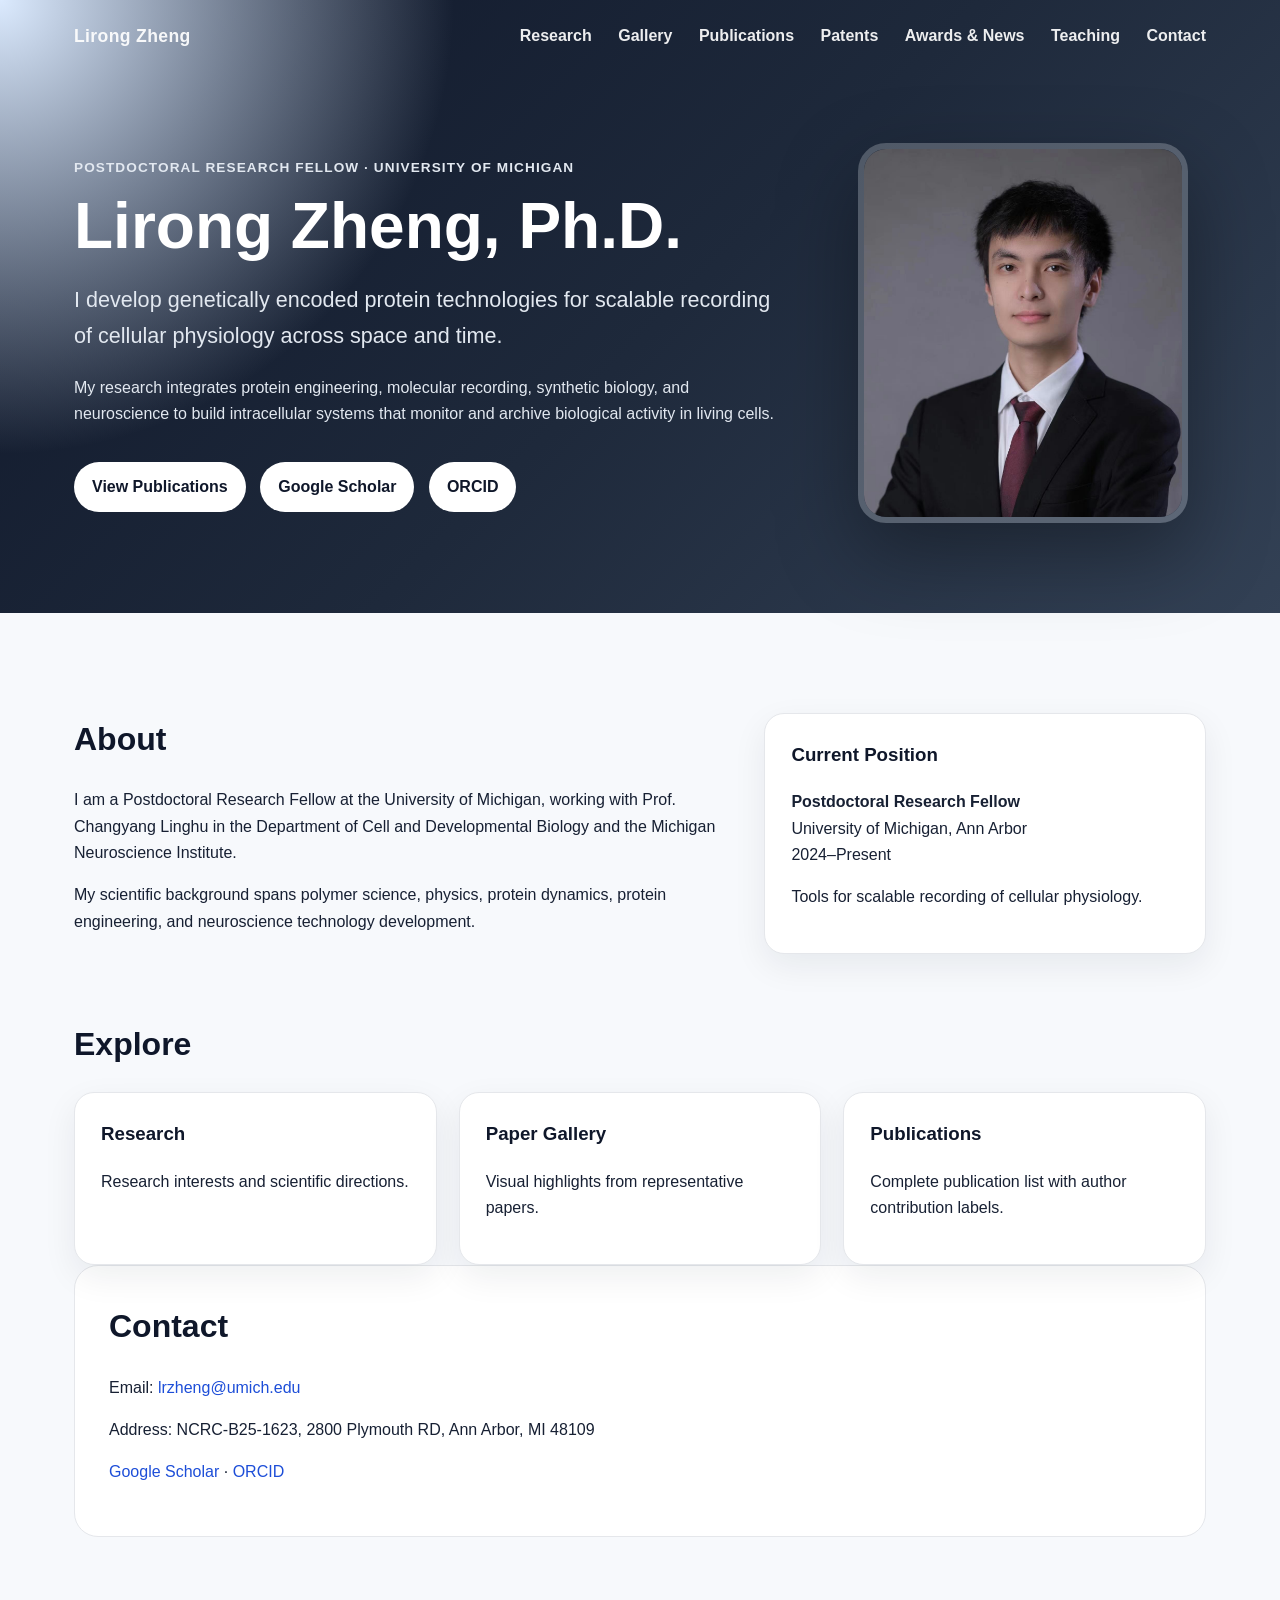
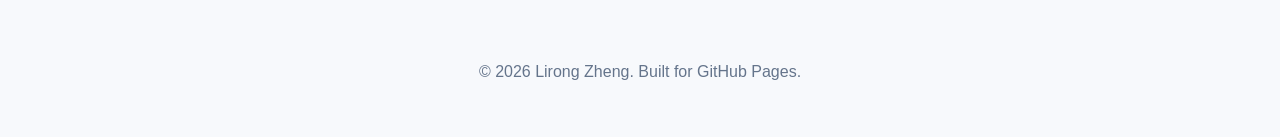
<file: index.html>
<!DOCTYPE html>
<html lang="en">
<head>
  <meta charset="UTF-8" />
  <meta name="viewport" content="width=device-width, initial-scale=1.0" />
  <title>Lirong Zheng | Academic Website</title>
  <link rel="stylesheet" href="style.css" />
</head>
<body>
<header class="site-header">
    <nav class="nav">
      <a class="brand" href="index.html">Lirong Zheng</a>
      <div>
        <a href="research.html">Research</a>
        <a href="gallery.html">Gallery</a>
        <a href="publications.html">Publications</a>
        <a href="patents.html">Patents</a>
        <a href="awards.html">Awards & News</a>
        <a href="teaching.html">Teaching</a>
        <a href="contact.html">Contact</a>
      </div>
    </nav>

    <section class="hero">
      <div class="hero-text">
        <p class="eyebrow">Postdoctoral Research Fellow · University of Michigan</p>
        <h1>Lirong Zheng, Ph.D.</h1>
        <p class="lead">
          I develop genetically encoded protein technologies for scalable recording of cellular physiology
          across space and time.
        </p>
        <p>
          My research integrates protein engineering, molecular recording, synthetic biology, and neuroscience
          to build intracellular systems that monitor and archive biological activity in living cells.
        </p>
        <div class="cta">
          <a href="publications.html">View Publications</a>
          <a href="https://scholar.google.com/citations?user=TdEQHXQAAAAJ&hl=en" target="_blank">Google Scholar</a>
          <a href="https://orcid.org/0000-0001-6803-5048" target="_blank">ORCID</a>
        </div>
      </div>
      <div class="portrait-wrap">
        <img src="assets/lirong-zheng.jpg" alt="Portrait of Lirong Zheng" class="portrait" />
      </div>
    </section>
  </header>


  <main>
    <section id="about" class="section two-col">
      <div>
        <h2>About</h2>
        <p>
          I am a Postdoctoral Research Fellow at the University of Michigan, working with Prof. Changyang Linghu
          in the Department of Cell and Developmental Biology and the Michigan Neuroscience Institute.
        </p>
        <p>
          My scientific background spans polymer science, physics, protein dynamics, protein engineering,
          and neuroscience technology development.
        </p>
      </div>
      <div class="card">
        <h3>Current Position</h3>
        <p><strong>Postdoctoral Research Fellow</strong><br>University of Michigan, Ann Arbor<br>2024–Present</p>
        <p>Tools for scalable recording of cellular physiology.</p>
      </div>
    </section>
    <section class="section">
      <h2>Explore</h2>
      <div class="grid">
        <a class="card page-card" href="research.html"><h3>Research</h3><p>Research interests and scientific directions.</p></a>
        <a class="card page-card" href="gallery.html"><h3>Paper Gallery</h3><p>Visual highlights from representative papers.</p></a>
        <a class="card page-card" href="publications.html"><h3>Publications</h3><p>Complete publication list with author contribution labels.</p></a>
      </div>
    </section>
    <section id="contact" class="section contact">
      <h2>Contact</h2>
      <p>Email: <a href="mailto:lrzheng@umich.edu">lrzheng@umich.edu</a></p>
      <p>Address: NCRC-B25-1623, 2800 Plymouth RD, Ann Arbor, MI 48109</p>
      <p>
        <a href="https://scholar.google.com/citations?user=TdEQHXQAAAAJ&hl=en" target="_blank">Google Scholar</a> ·
        <a href="https://orcid.org/0000-0001-6803-5048" target="_blank">ORCID</a>
      </p>
    </section>
  </main>

  <footer>
    <p>© 2026 Lirong Zheng. Built for GitHub Pages.</p>
  </footer>
</body>
</html>
</file>
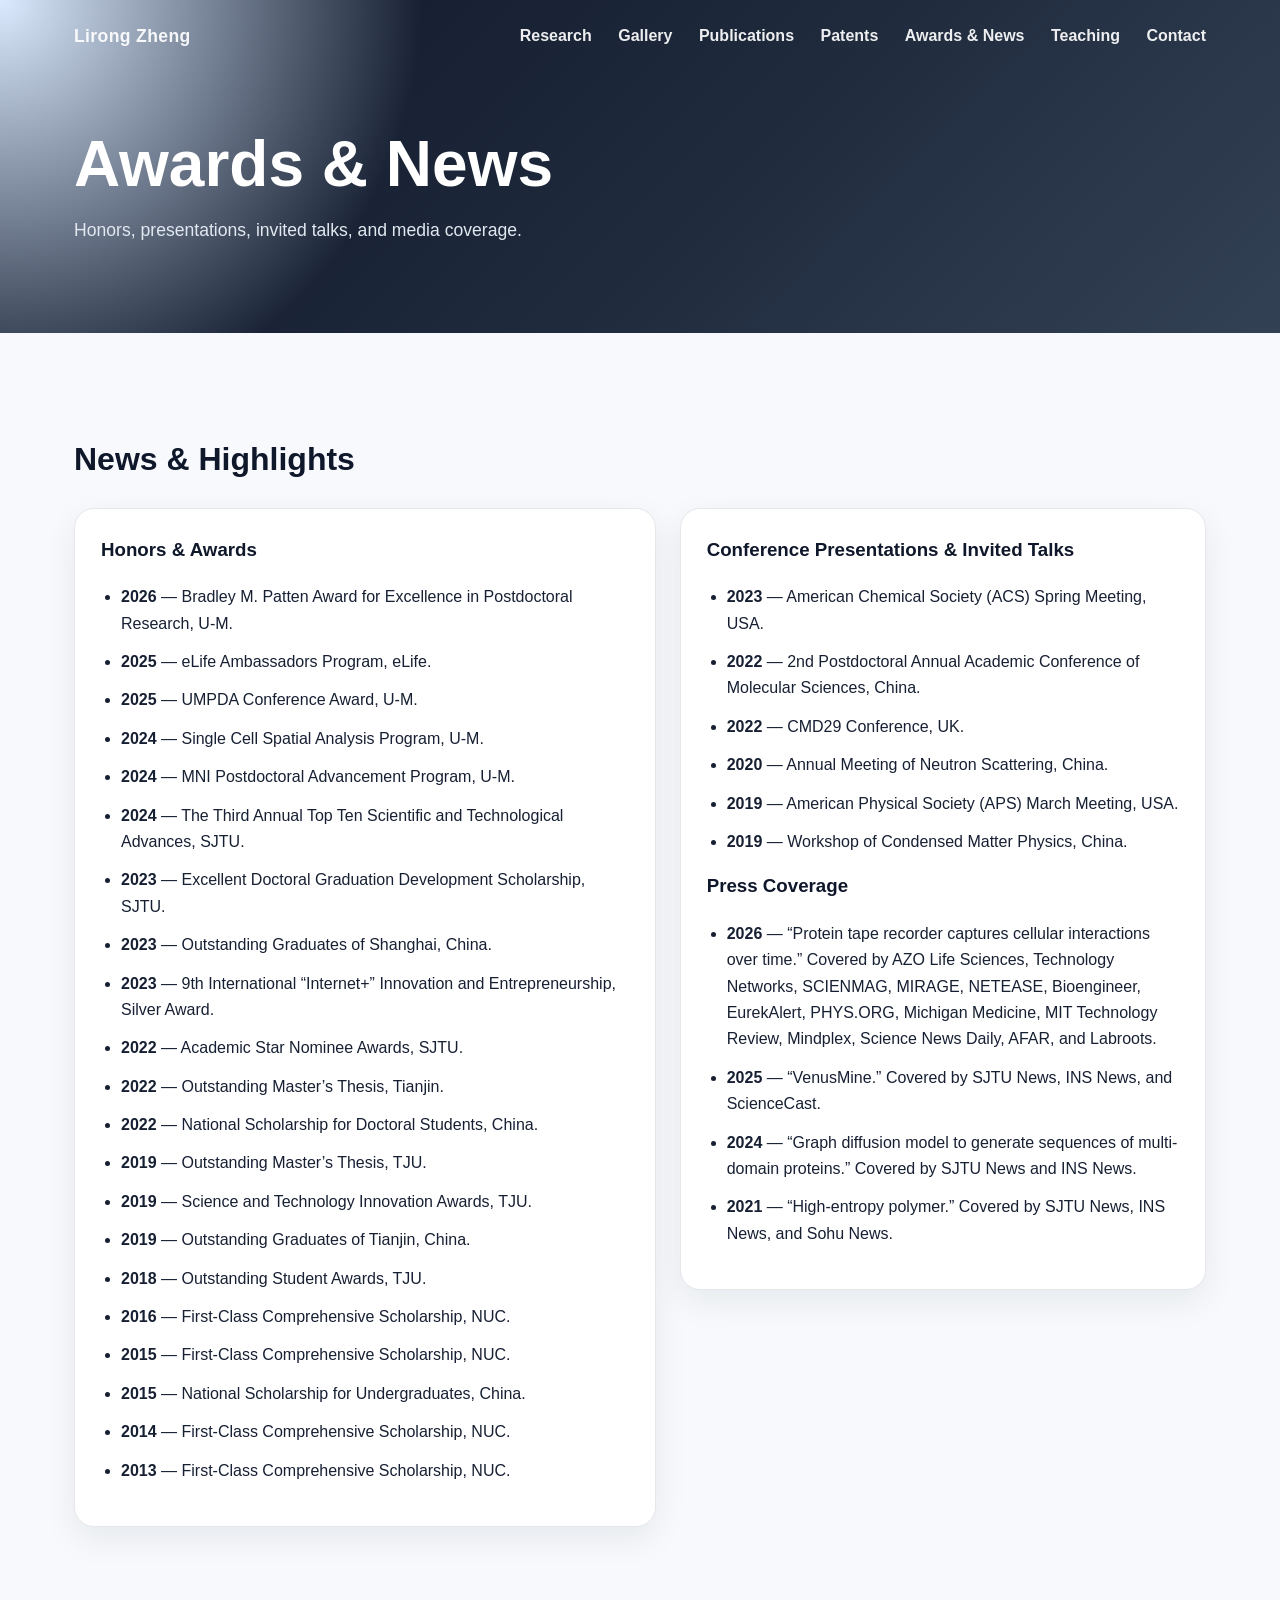
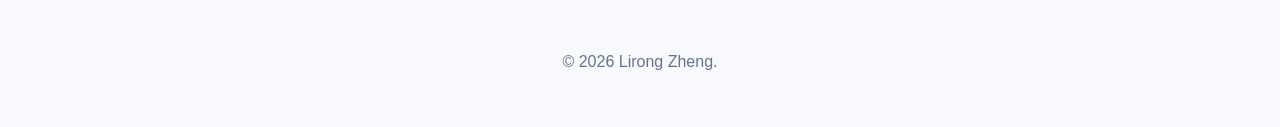
<file: awards.html>
<!DOCTYPE html>
<html lang="en">
<head>
  <meta charset="UTF-8" />
  <meta name="viewport" content="width=device-width, initial-scale=1.0" />
  <title>Awards & News | Lirong Zheng</title>
  <link rel="stylesheet" href="style.css" />
</head>
<body>
  <header class="sub-header">
    <nav class="nav">
      <a class="brand" href="index.html">Lirong Zheng</a>
      <div>
        <a href="research.html">Research</a>
        <a href="gallery.html">Gallery</a>
        <a href="publications.html">Publications</a>
        <a href="patents.html">Patents</a>
        <a href="awards.html">Awards & News</a>
        <a href="teaching.html">Teaching</a>
        <a href="contact.html">Contact</a>
      </div>
    </nav>
    <div class="page-title">
      <h1>Awards & News</h1>
      <p>Honors, presentations, invited talks, and media coverage.</p>
    </div>
  </header>

  <main>
    <section id="news" class="section">
      <h2>News & Highlights</h2>

      <div class="news-grid">
        <div class="card">
          <h3>Honors & Awards</h3>
          <ul class="clean-list">
            <li><strong>2026</strong> — Bradley M. Patten Award for Excellence in Postdoctoral Research, U-M.</li>
            <li><strong>2025</strong> — eLife Ambassadors Program, eLife.</li>
            <li><strong>2025</strong> — UMPDA Conference Award, U-M.</li>
            <li><strong>2024</strong> — Single Cell Spatial Analysis Program, U-M.</li>
            <li><strong>2024</strong> — MNI Postdoctoral Advancement Program, U-M.</li>
            <li><strong>2024</strong> — The Third Annual Top Ten Scientific and Technological Advances, SJTU.</li>
            <li><strong>2023</strong> — Excellent Doctoral Graduation Development Scholarship, SJTU.</li>
            <li><strong>2023</strong> — Outstanding Graduates of Shanghai, China.</li>
            <li><strong>2023</strong> — 9th International “Internet+” Innovation and Entrepreneurship, Silver Award.</li>
            <li><strong>2022</strong> — Academic Star Nominee Awards, SJTU.</li>
            <li><strong>2022</strong> — Outstanding Master’s Thesis, Tianjin.</li>
            <li><strong>2022</strong> — National Scholarship for Doctoral Students, China.</li>
            <li><strong>2019</strong> — Outstanding Master’s Thesis, TJU.</li>
            <li><strong>2019</strong> — Science and Technology Innovation Awards, TJU.</li>
            <li><strong>2019</strong> — Outstanding Graduates of Tianjin, China.</li>
            <li><strong>2018</strong> — Outstanding Student Awards, TJU.</li>
            <li><strong>2016</strong> — First-Class Comprehensive Scholarship, NUC.</li>
            <li><strong>2015</strong> — First-Class Comprehensive Scholarship, NUC.</li>
            <li><strong>2015</strong> — National Scholarship for Undergraduates, China.</li>
            <li><strong>2014</strong> — First-Class Comprehensive Scholarship, NUC.</li>
            <li><strong>2013</strong> — First-Class Comprehensive Scholarship, NUC.</li>
          </ul>
        </div>

        <div class="card">
          <h3>Conference Presentations & Invited Talks</h3>
          <ul class="clean-list">
            <li><strong>2023</strong> — American Chemical Society (ACS) Spring Meeting, USA.</li>
            <li><strong>2022</strong> — 2nd Postdoctoral Annual Academic Conference of Molecular Sciences, China.</li>
            <li><strong>2022</strong> — CMD29 Conference, UK.</li>
            <li><strong>2020</strong> — Annual Meeting of Neutron Scattering, China.</li>
            <li><strong>2019</strong> — American Physical Society (APS) March Meeting, USA.</li>
            <li><strong>2019</strong> — Workshop of Condensed Matter Physics, China.</li>
          </ul>

          <h3>Press Coverage</h3>
          <ul class="clean-list">
            <li><strong>2026</strong> — “Protein tape recorder captures cellular interactions over time.” Covered by AZO Life Sciences, Technology Networks, SCIENMAG, MIRAGE, NETEASE, Bioengineer, EurekAlert, PHYS.ORG, Michigan Medicine, MIT Technology Review, Mindplex, Science News Daily, AFAR, and Labroots.</li>
            <li><strong>2025</strong> — “VenusMine.” Covered by SJTU News, INS News, and ScienceCast.</li>
            <li><strong>2024</strong> — “Graph diffusion model to generate sequences of multi-domain proteins.” Covered by SJTU News and INS News.</li>
            <li><strong>2021</strong> — “High-entropy polymer.” Covered by SJTU News, INS News, and Sohu News.</li>
          </ul>
        </div>
      </div>
    </section>
  </main>

  <footer>
    <p>© 2026 Lirong Zheng.</p>
  </footer>
</body>
</html>
</file>
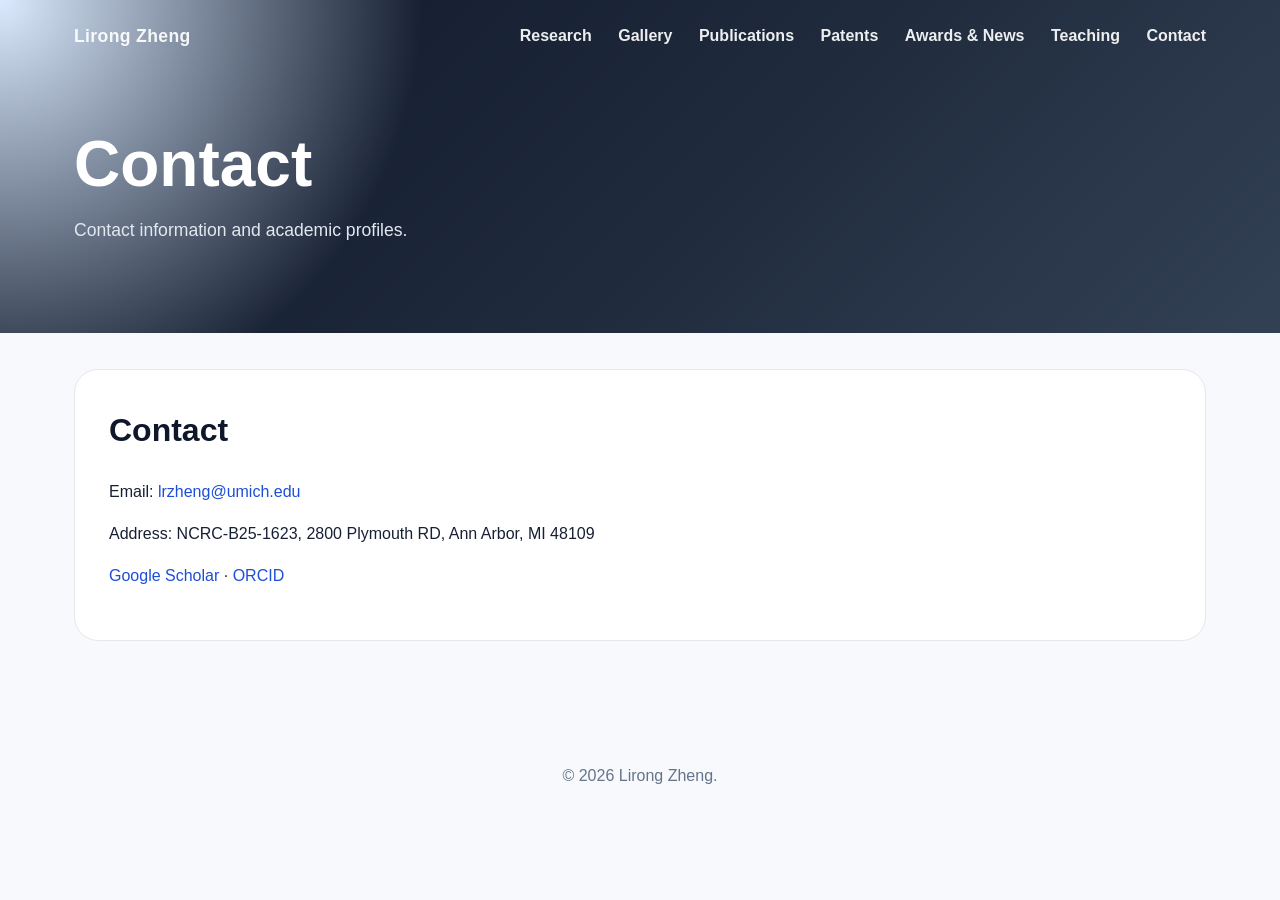
<file: contact.html>
<!DOCTYPE html>
<html lang="en">
<head>
  <meta charset="UTF-8" />
  <meta name="viewport" content="width=device-width, initial-scale=1.0" />
  <title>Contact | Lirong Zheng</title>
  <link rel="stylesheet" href="style.css" />
</head>
<body>
  <header class="sub-header">
    <nav class="nav">
      <a class="brand" href="index.html">Lirong Zheng</a>
      <div>
        <a href="research.html">Research</a>
        <a href="gallery.html">Gallery</a>
        <a href="publications.html">Publications</a>
        <a href="patents.html">Patents</a>
        <a href="awards.html">Awards & News</a>
        <a href="teaching.html">Teaching</a>
        <a href="contact.html">Contact</a>
      </div>
    </nav>
    <div class="page-title">
      <h1>Contact</h1>
      <p>Contact information and academic profiles.</p>
    </div>
  </header>

  <main>
    <section id="contact" class="section contact">
      <h2>Contact</h2>
      <p>Email: <a href="mailto:lrzheng@umich.edu">lrzheng@umich.edu</a></p>
      <p>Address: NCRC-B25-1623, 2800 Plymouth RD, Ann Arbor, MI 48109</p>
      <p>
        <a href="https://scholar.google.com/citations?user=TdEQHXQAAAAJ&hl=en" target="_blank">Google Scholar</a> ·
        <a href="https://orcid.org/0000-0001-6803-5048" target="_blank">ORCID</a>
      </p>
    </section>
  </main>

  <footer>
    <p>© 2026 Lirong Zheng.</p>
  </footer>
</body>
</html>
</file>
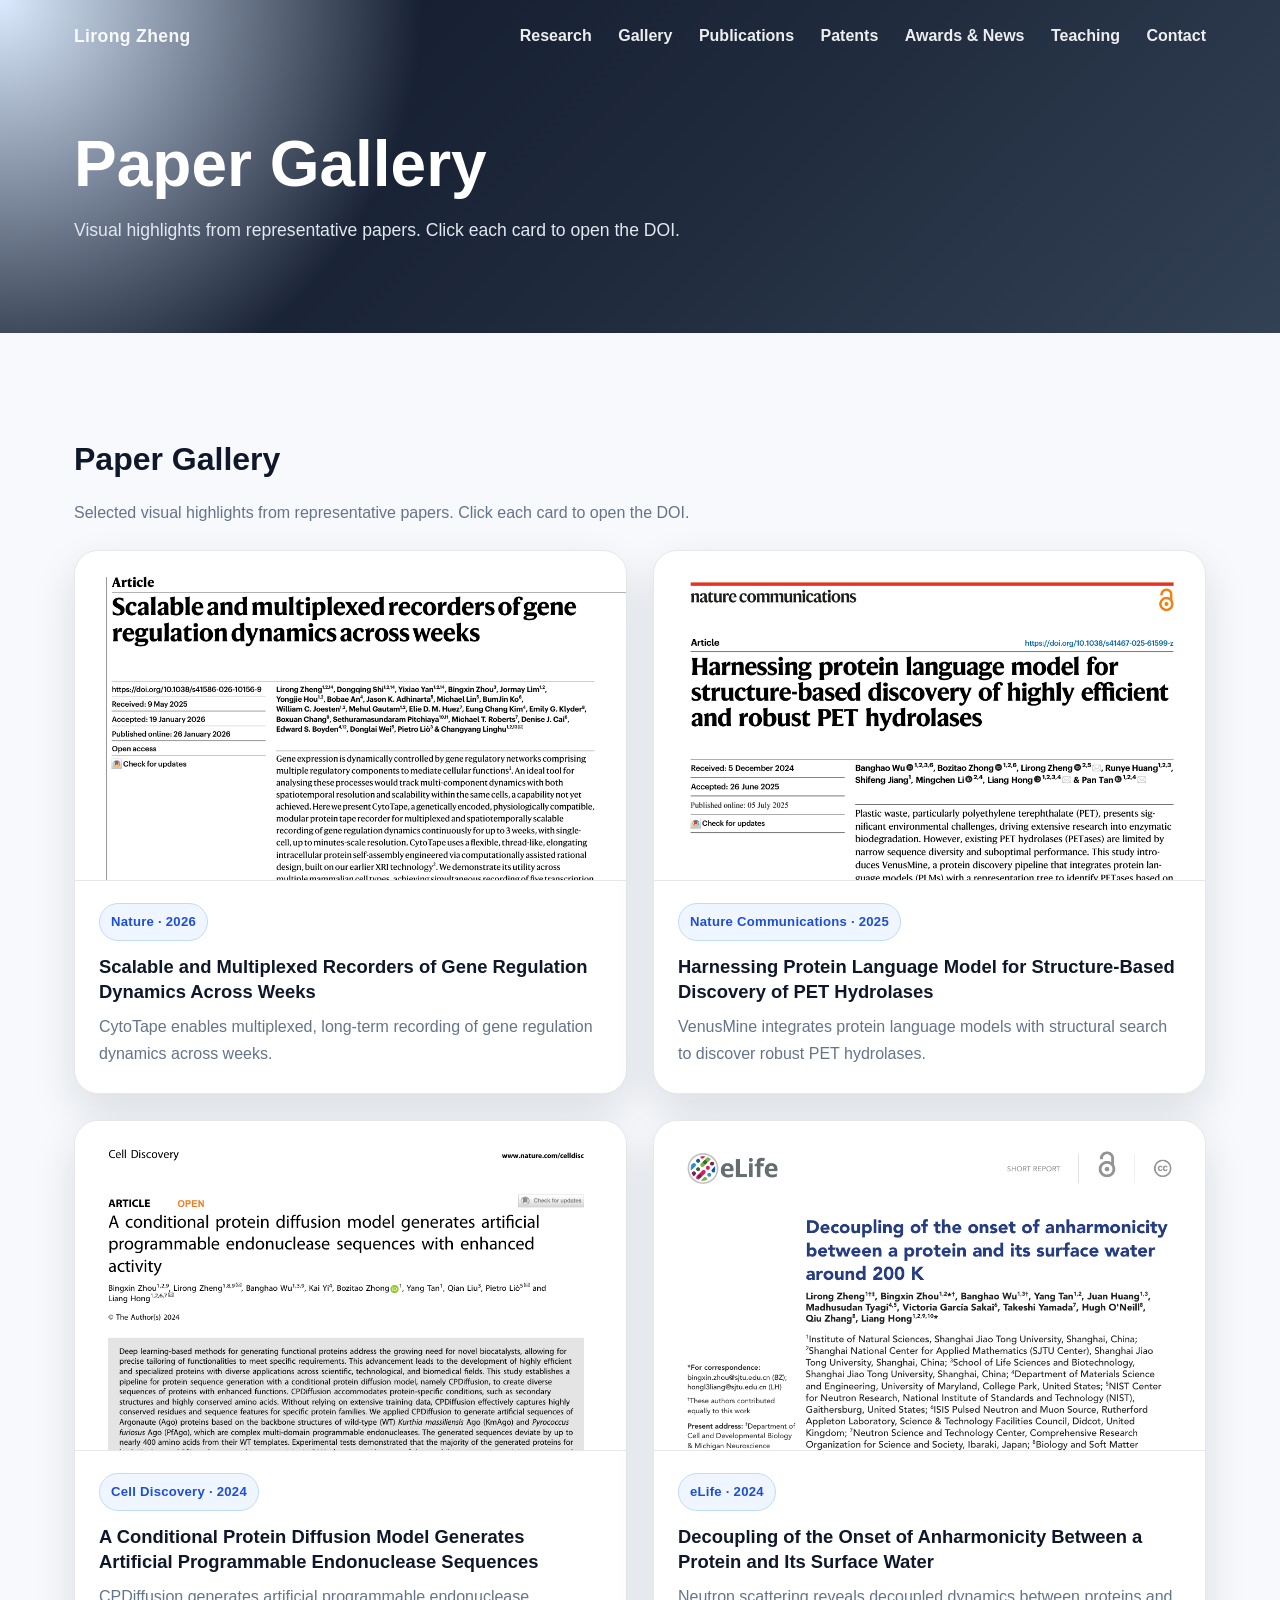
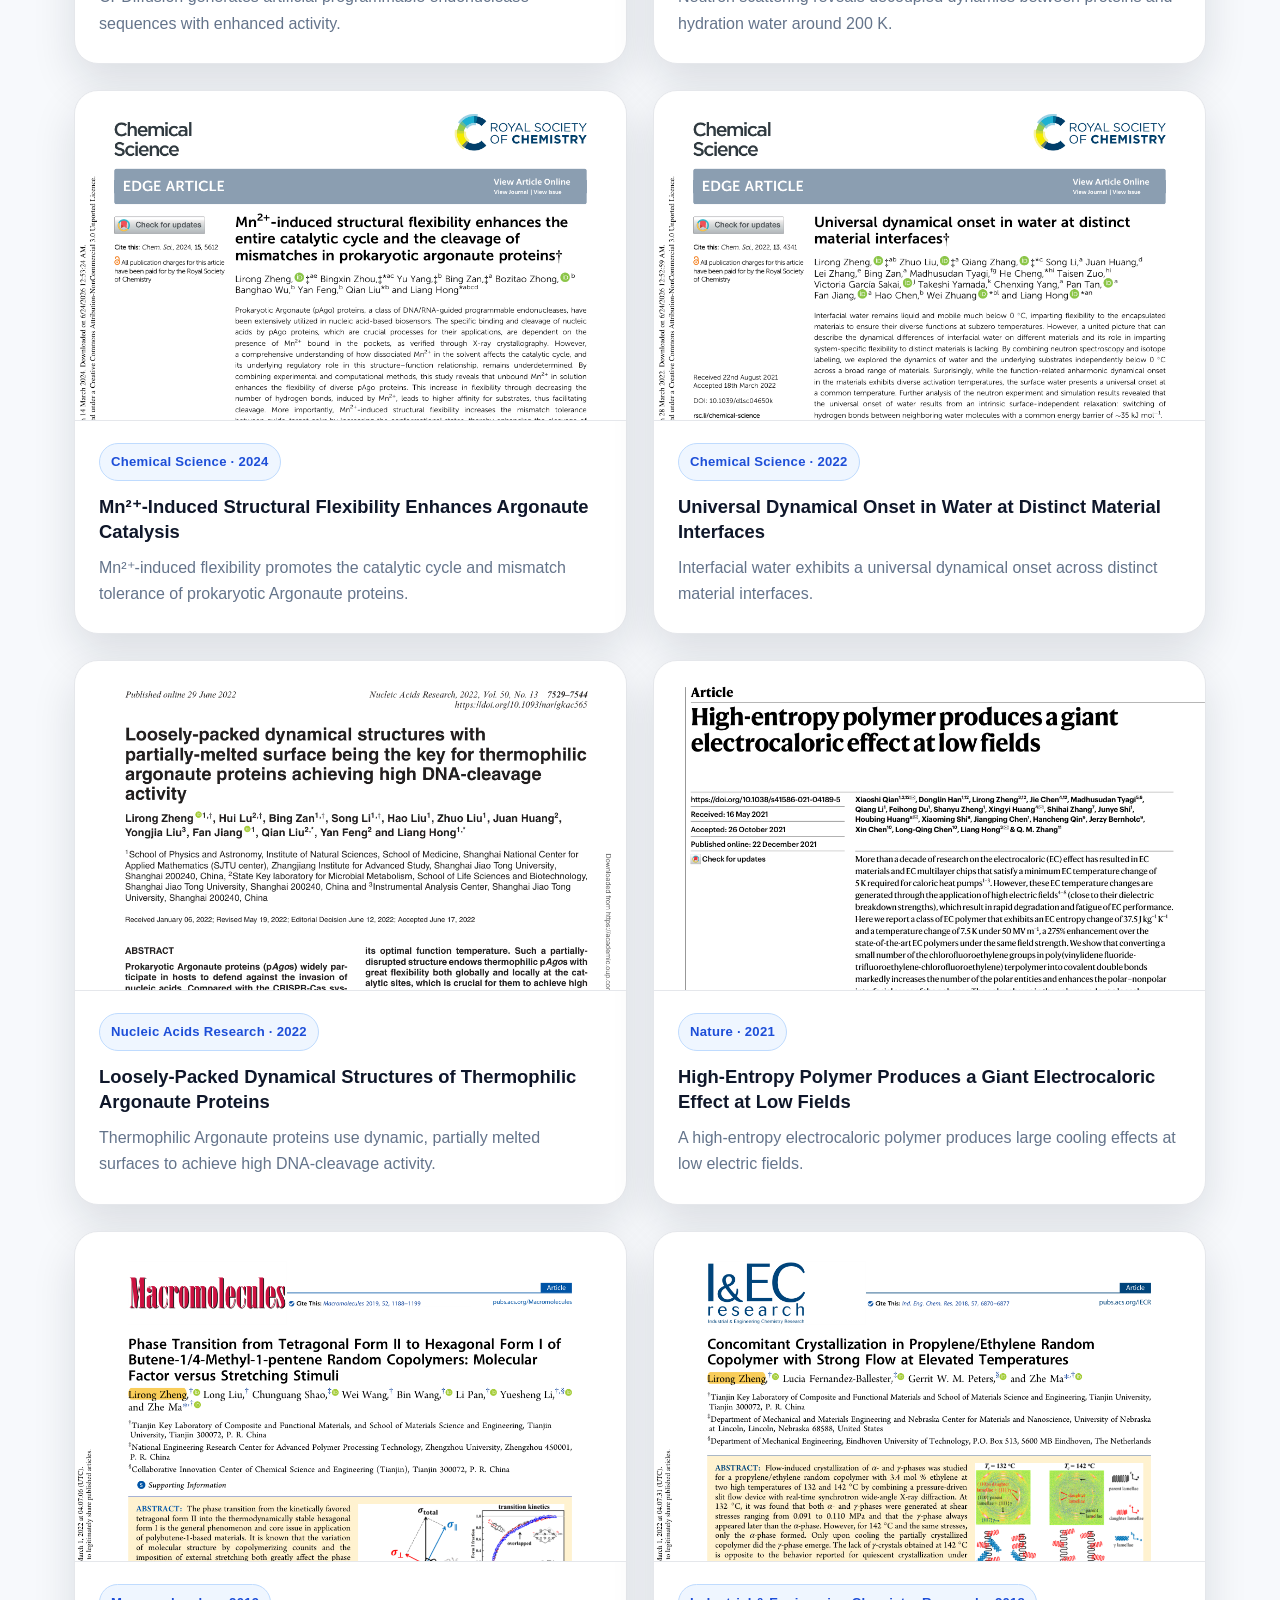
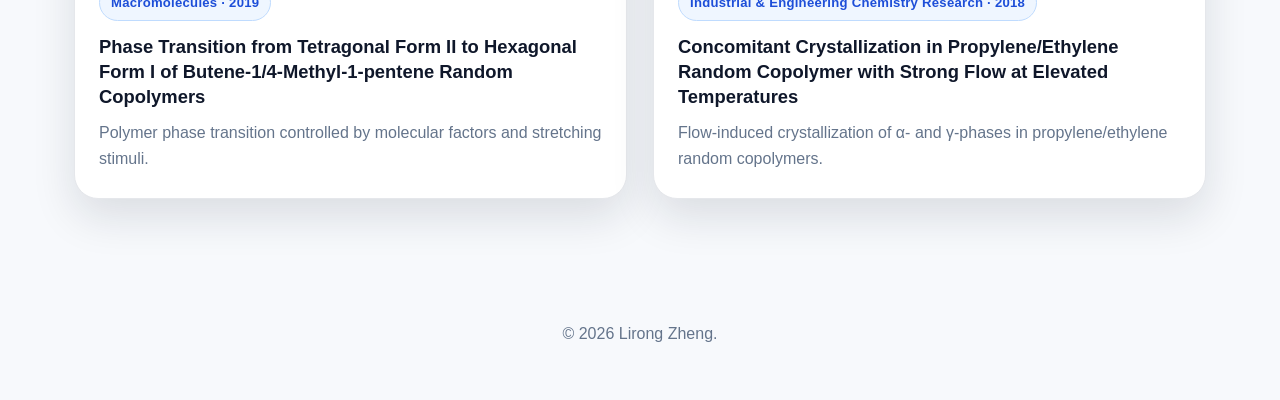
<file: gallery.html>
<!DOCTYPE html>
<html lang="en">
<head>
  <meta charset="UTF-8" />
  <meta name="viewport" content="width=device-width, initial-scale=1.0" />
  <title>Paper Gallery | Lirong Zheng</title>
  <link rel="stylesheet" href="style.css" />
</head>
<body>
  <header class="sub-header">
    <nav class="nav">
      <a class="brand" href="index.html">Lirong Zheng</a>
      <div>
        <a href="research.html">Research</a>
        <a href="gallery.html">Gallery</a>
        <a href="publications.html">Publications</a>
        <a href="patents.html">Patents</a>
        <a href="awards.html">Awards & News</a>
        <a href="teaching.html">Teaching</a>
        <a href="contact.html">Contact</a>
      </div>
    </nav>
    <div class="page-title">
      <h1>Paper Gallery</h1>
      <p>Visual highlights from representative papers. Click each card to open the DOI.</p>
    </div>
  </header>

  <main>

    <section id="gallery" class="section">
      <h2>Paper Gallery</h2>
      <p class="section-intro">
        Selected visual highlights from representative papers. Click each card to open the DOI.
      </p>

      <div class="visual-paper-gallery">
        
        <a class="visual-paper-card" href="https://doi.org/10.1038/s41586-026-10156-9" target="_blank" rel="noopener">
          <div class="visual-thumb">
            <img src="assets/paper-gallery/cytotape.png" alt="Scalable and Multiplexed Recorders of Gene Regulation Dynamics Across Weeks" />
            <div class="paper-hover">
              <span>Nature · 2026</span>
              <strong>Co-first author</strong>
              <em>Click to open DOI</em>
            </div>
          </div>
          <div class="visual-paper-body">
            <div class="paper-tag">Nature · 2026</div>
            <h3>Scalable and Multiplexed Recorders of Gene Regulation Dynamics Across Weeks</h3>
            <p>CytoTape enables multiplexed, long-term recording of gene regulation dynamics across weeks.</p>
          </div>
        </a>

        <a class="visual-paper-card" href="https://doi.org/10.1038/s41467-025-61599-z" target="_blank" rel="noopener">
          <div class="visual-thumb">
            <img src="assets/paper-gallery/venusmine.png" alt="Harnessing Protein Language Model for Structure-Based Discovery of PET Hydrolases" />
            <div class="paper-hover">
              <span>Nature Communications · 2025</span>
              <strong>Co-corresponding author</strong>
              <em>Click to open DOI</em>
            </div>
          </div>
          <div class="visual-paper-body">
            <div class="paper-tag">Nature Communications · 2025</div>
            <h3>Harnessing Protein Language Model for Structure-Based Discovery of PET Hydrolases</h3>
            <p>VenusMine integrates protein language models with structural search to discover robust PET hydrolases.</p>
          </div>
        </a>

        <a class="visual-paper-card" href="https://doi.org/10.1038/s41421-024-00728-2" target="_blank" rel="noopener">
          <div class="visual-thumb">
            <img src="assets/paper-gallery/cpdiffusion.png" alt="A Conditional Protein Diffusion Model Generates Artificial Programmable Endonuclease Sequences" />
            <div class="paper-hover">
              <span>Cell Discovery · 2024</span>
              <strong>Co-first author & co-corresponding author</strong>
              <em>Click to open DOI</em>
            </div>
          </div>
          <div class="visual-paper-body">
            <div class="paper-tag">Cell Discovery · 2024</div>
            <h3>A Conditional Protein Diffusion Model Generates Artificial Programmable Endonuclease Sequences</h3>
            <p>CPDiffusion generates artificial programmable endonuclease sequences with enhanced activity.</p>
          </div>
        </a>

        <a class="visual-paper-card" href="https://doi.org/10.7554/eLife.95665" target="_blank" rel="noopener">
          <div class="visual-thumb">
            <img src="assets/paper-gallery/elife.png" alt="Decoupling of the Onset of Anharmonicity Between a Protein and Its Surface Water" />
            <div class="paper-hover">
              <span>eLife · 2024</span>
              <strong>Co-first author</strong>
              <em>Click to open DOI</em>
            </div>
          </div>
          <div class="visual-paper-body">
            <div class="paper-tag">eLife · 2024</div>
            <h3>Decoupling of the Onset of Anharmonicity Between a Protein and Its Surface Water</h3>
            <p>Neutron scattering reveals decoupled dynamics between proteins and hydration water around 200 K.</p>
          </div>
        </a>

        <a class="visual-paper-card" href="https://doi.org/10.1039/d3sc06221j" target="_blank" rel="noopener">
          <div class="visual-thumb">
            <img src="assets/paper-gallery/mnago.png" alt="Mn²⁺-Induced Structural Flexibility Enhances Argonaute Catalysis" />
            <div class="paper-hover">
              <span>Chemical Science · 2024</span>
              <strong>Co-first author</strong>
              <em>Click to open DOI</em>
            </div>
          </div>
          <div class="visual-paper-body">
            <div class="paper-tag">Chemical Science · 2024</div>
            <h3>Mn²⁺-Induced Structural Flexibility Enhances Argonaute Catalysis</h3>
            <p>Mn²⁺-induced flexibility promotes the catalytic cycle and mismatch tolerance of prokaryotic Argonaute proteins.</p>
          </div>
        </a>

        <a class="visual-paper-card" href="https://doi.org/10.1039/d1sc04650k" target="_blank" rel="noopener">
          <div class="visual-thumb">
            <img src="assets/paper-gallery/water.png" alt="Universal Dynamical Onset in Water at Distinct Material Interfaces" />
            <div class="paper-hover">
              <span>Chemical Science · 2022</span>
              <strong>Co-first author</strong>
              <em>Click to open DOI</em>
            </div>
          </div>
          <div class="visual-paper-body">
            <div class="paper-tag">Chemical Science · 2022</div>
            <h3>Universal Dynamical Onset in Water at Distinct Material Interfaces</h3>
            <p>Interfacial water exhibits a universal dynamical onset across distinct material interfaces.</p>
          </div>
        </a>

        <a class="visual-paper-card" href="https://doi.org/10.1093/nar/gkac565" target="_blank" rel="noopener">
          <div class="visual-thumb">
            <img src="assets/paper-gallery/narago.png" alt="Loosely-Packed Dynamical Structures of Thermophilic Argonaute Proteins" />
            <div class="paper-hover">
              <span>Nucleic Acids Research · 2022</span>
              <strong>Co-first author</strong>
              <em>Click to open DOI</em>
            </div>
          </div>
          <div class="visual-paper-body">
            <div class="paper-tag">Nucleic Acids Research · 2022</div>
            <h3>Loosely-Packed Dynamical Structures of Thermophilic Argonaute Proteins</h3>
            <p>Thermophilic Argonaute proteins use dynamic, partially melted surfaces to achieve high DNA-cleavage activity.</p>
          </div>
        </a>

        <a class="visual-paper-card" href="https://doi.org/10.1038/s41586-021-04189-5" target="_blank" rel="noopener">
          <div class="visual-thumb">
            <img src="assets/paper-gallery/entropy_polymer.png" alt="High-Entropy Polymer Produces a Giant Electrocaloric Effect at Low Fields" />
            <div class="paper-hover">
              <span>Nature · 2021</span>
              <strong>Co-first author</strong>
              <em>Click to open DOI</em>
            </div>
          </div>
          <div class="visual-paper-body">
            <div class="paper-tag">Nature · 2021</div>
            <h3>High-Entropy Polymer Produces a Giant Electrocaloric Effect at Low Fields</h3>
            <p>A high-entropy electrocaloric polymer produces large cooling effects at low electric fields.</p>
          </div>
        </a>

        <a class="visual-paper-card" href="https://doi.org/10.1021/acs.macromol.8b02600" target="_blank" rel="noopener">
          <div class="visual-thumb">
            <img src="assets/paper-gallery/macromolecules2019.png" alt="Phase Transition from Tetragonal Form II to Hexagonal Form I of Butene-1/4-Methyl-1-pentene Random Copolymers" />
            <div class="paper-hover">
              <span>Macromolecules · 2019</span>
              <strong>First author</strong>
              <em>Click to open DOI</em>
            </div>
          </div>
          <div class="visual-paper-body">
            <div class="paper-tag">Macromolecules · 2019</div>
            <h3>Phase Transition from Tetragonal Form II to Hexagonal Form I of Butene-1/4-Methyl-1-pentene Random Copolymers</h3>
            <p>Polymer phase transition controlled by molecular factors and stretching stimuli.</p>
          </div>
        </a>

        <a class="visual-paper-card" href="https://doi.org/10.1021/acs.iecr.8b00708" target="_blank" rel="noopener">
          <div class="visual-thumb">
            <img src="assets/paper-gallery/iecr2018.png" alt="Concomitant Crystallization in Propylene/Ethylene Random Copolymer with Strong Flow at Elevated Temperatures" />
            <div class="paper-hover">
              <span>Industrial & Engineering Chemistry Research · 2018</span>
              <strong>First author</strong>
              <em>Click to open DOI</em>
            </div>
          </div>
          <div class="visual-paper-body">
            <div class="paper-tag">Industrial & Engineering Chemistry Research · 2018</div>
            <h3>Concomitant Crystallization in Propylene/Ethylene Random Copolymer with Strong Flow at Elevated Temperatures</h3>
            <p>Flow-induced crystallization of α- and γ-phases in propylene/ethylene random copolymers.</p>
          </div>
        </a>

      </div>
    </section>


  </main>

  <footer>
    <p>© 2026 Lirong Zheng.</p>
  </footer>
</body>
</html>
</file>
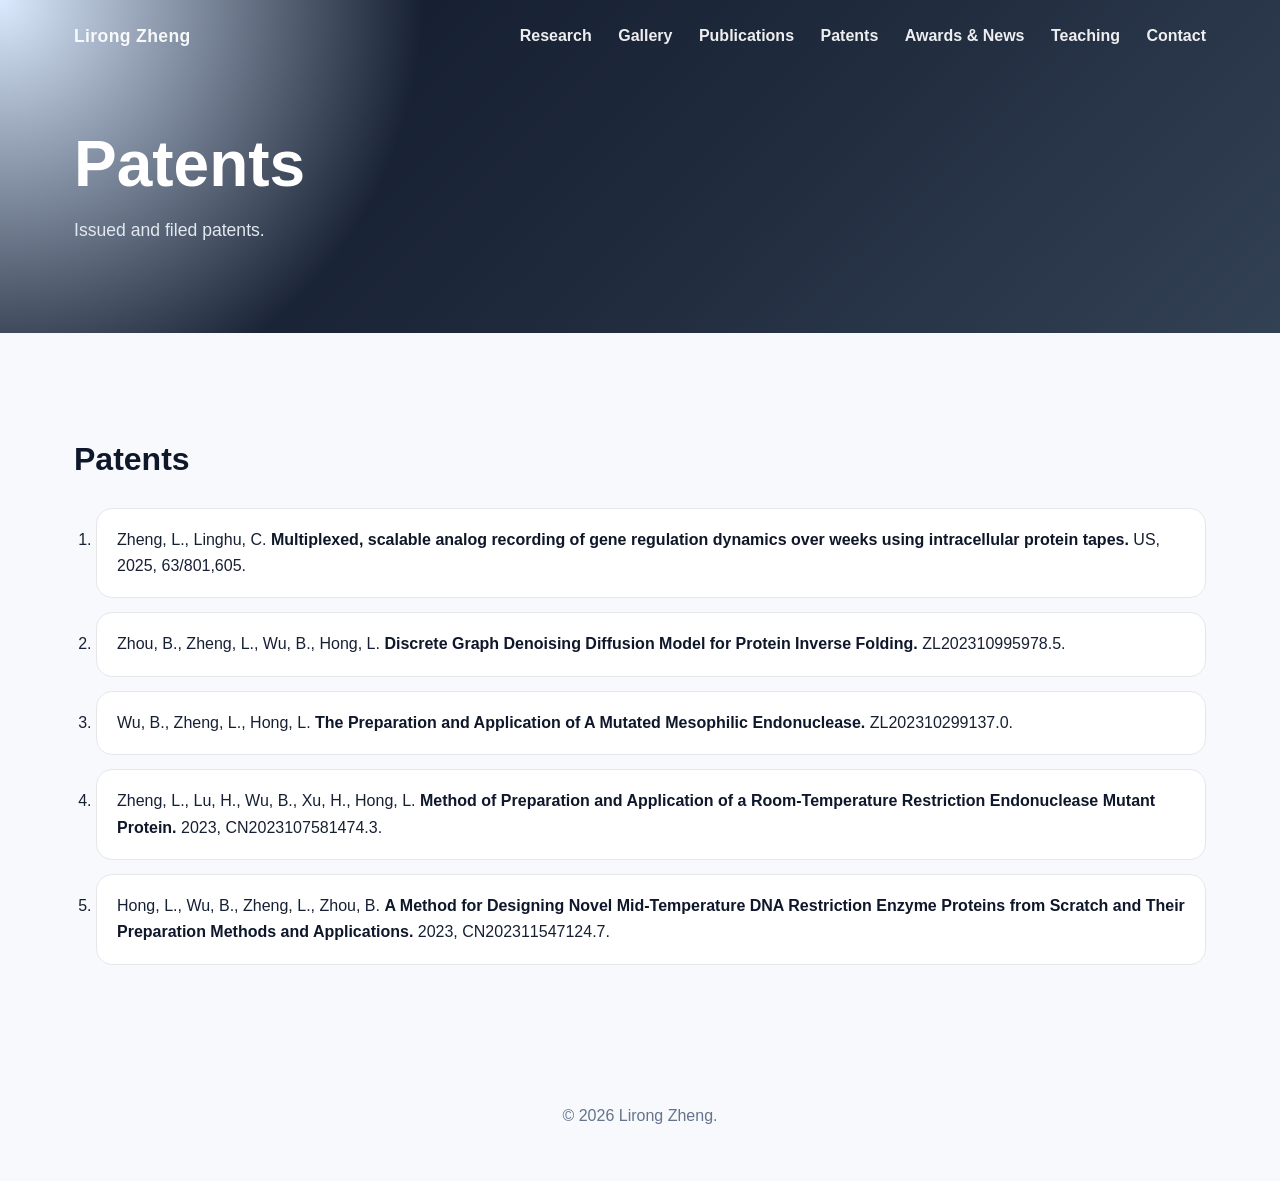
<file: patents.html>
<!DOCTYPE html>
<html lang="en">
<head>
  <meta charset="UTF-8" />
  <meta name="viewport" content="width=device-width, initial-scale=1.0" />
  <title>Patents | Lirong Zheng</title>
  <link rel="stylesheet" href="style.css" />
</head>
<body>
  <header class="sub-header">
    <nav class="nav">
      <a class="brand" href="index.html">Lirong Zheng</a>
      <div>
        <a href="research.html">Research</a>
        <a href="gallery.html">Gallery</a>
        <a href="publications.html">Publications</a>
        <a href="patents.html">Patents</a>
        <a href="awards.html">Awards & News</a>
        <a href="teaching.html">Teaching</a>
        <a href="contact.html">Contact</a>
      </div>
    </nav>
    <div class="page-title">
      <h1>Patents</h1>
      <p>Issued and filed patents.</p>
    </div>
  </header>

  <main>
    <section id="patents" class="section">
      <h2>Patents</h2>
      <ol class="pub-list">
        <li>Zheng, L., Linghu, C. <strong>Multiplexed, scalable analog recording of gene regulation dynamics over weeks using intracellular protein tapes.</strong> US, 2025, 63/801,605.</li>
        <li>Zhou, B., Zheng, L., Wu, B., Hong, L. <strong>Discrete Graph Denoising Diffusion Model for Protein Inverse Folding.</strong> ZL202310995978.5.</li>
        <li>Wu, B., Zheng, L., Hong, L. <strong>The Preparation and Application of A Mutated Mesophilic Endonuclease.</strong> ZL202310299137.0.</li>
        <li>Zheng, L., Lu, H., Wu, B., Xu, H., Hong, L. <strong>Method of Preparation and Application of a Room-Temperature Restriction Endonuclease Mutant Protein.</strong> 2023, CN2023107581474.3.</li>
        <li>Hong, L., Wu, B., Zheng, L., Zhou, B. <strong>A Method for Designing Novel Mid-Temperature DNA Restriction Enzyme Proteins from Scratch and Their Preparation Methods and Applications.</strong> 2023, CN202311547124.7.</li>
      </ol>
    </section>
  </main>

  <footer>
    <p>© 2026 Lirong Zheng.</p>
  </footer>
</body>
</html>
</file>
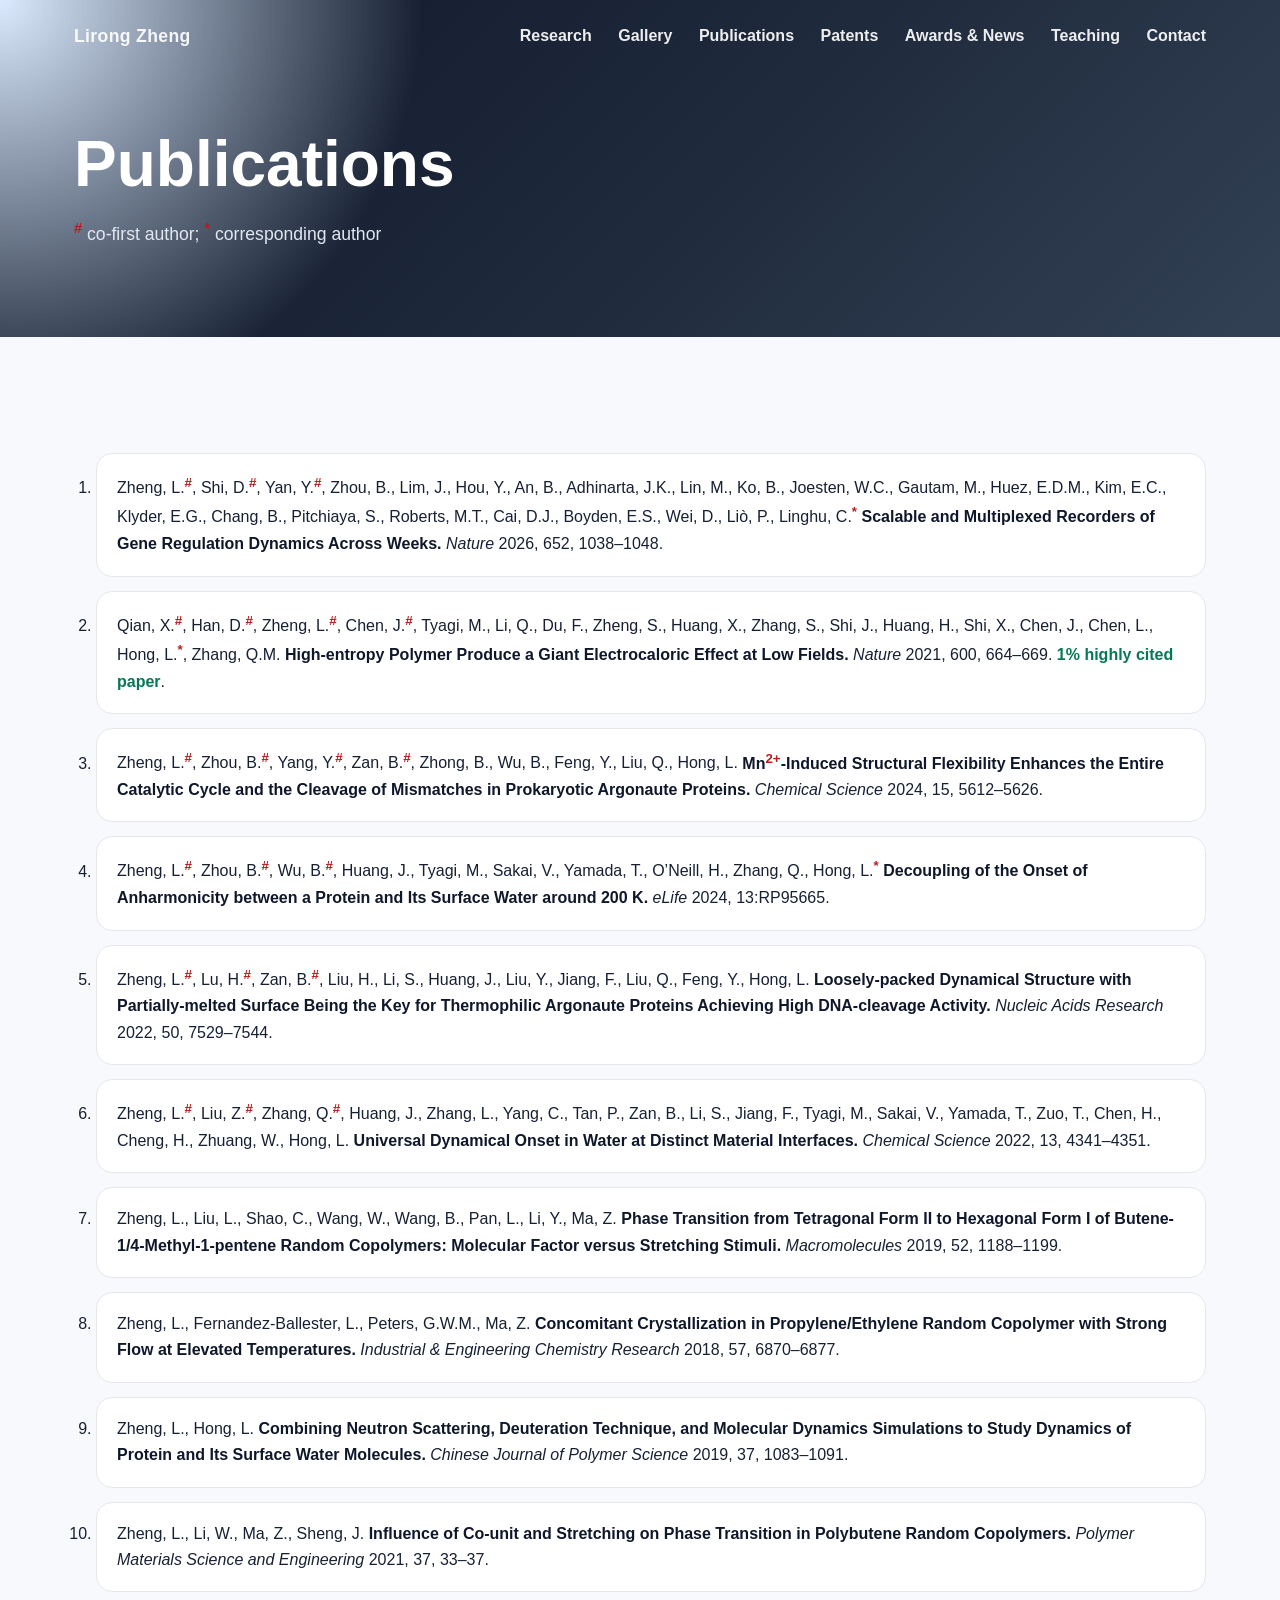
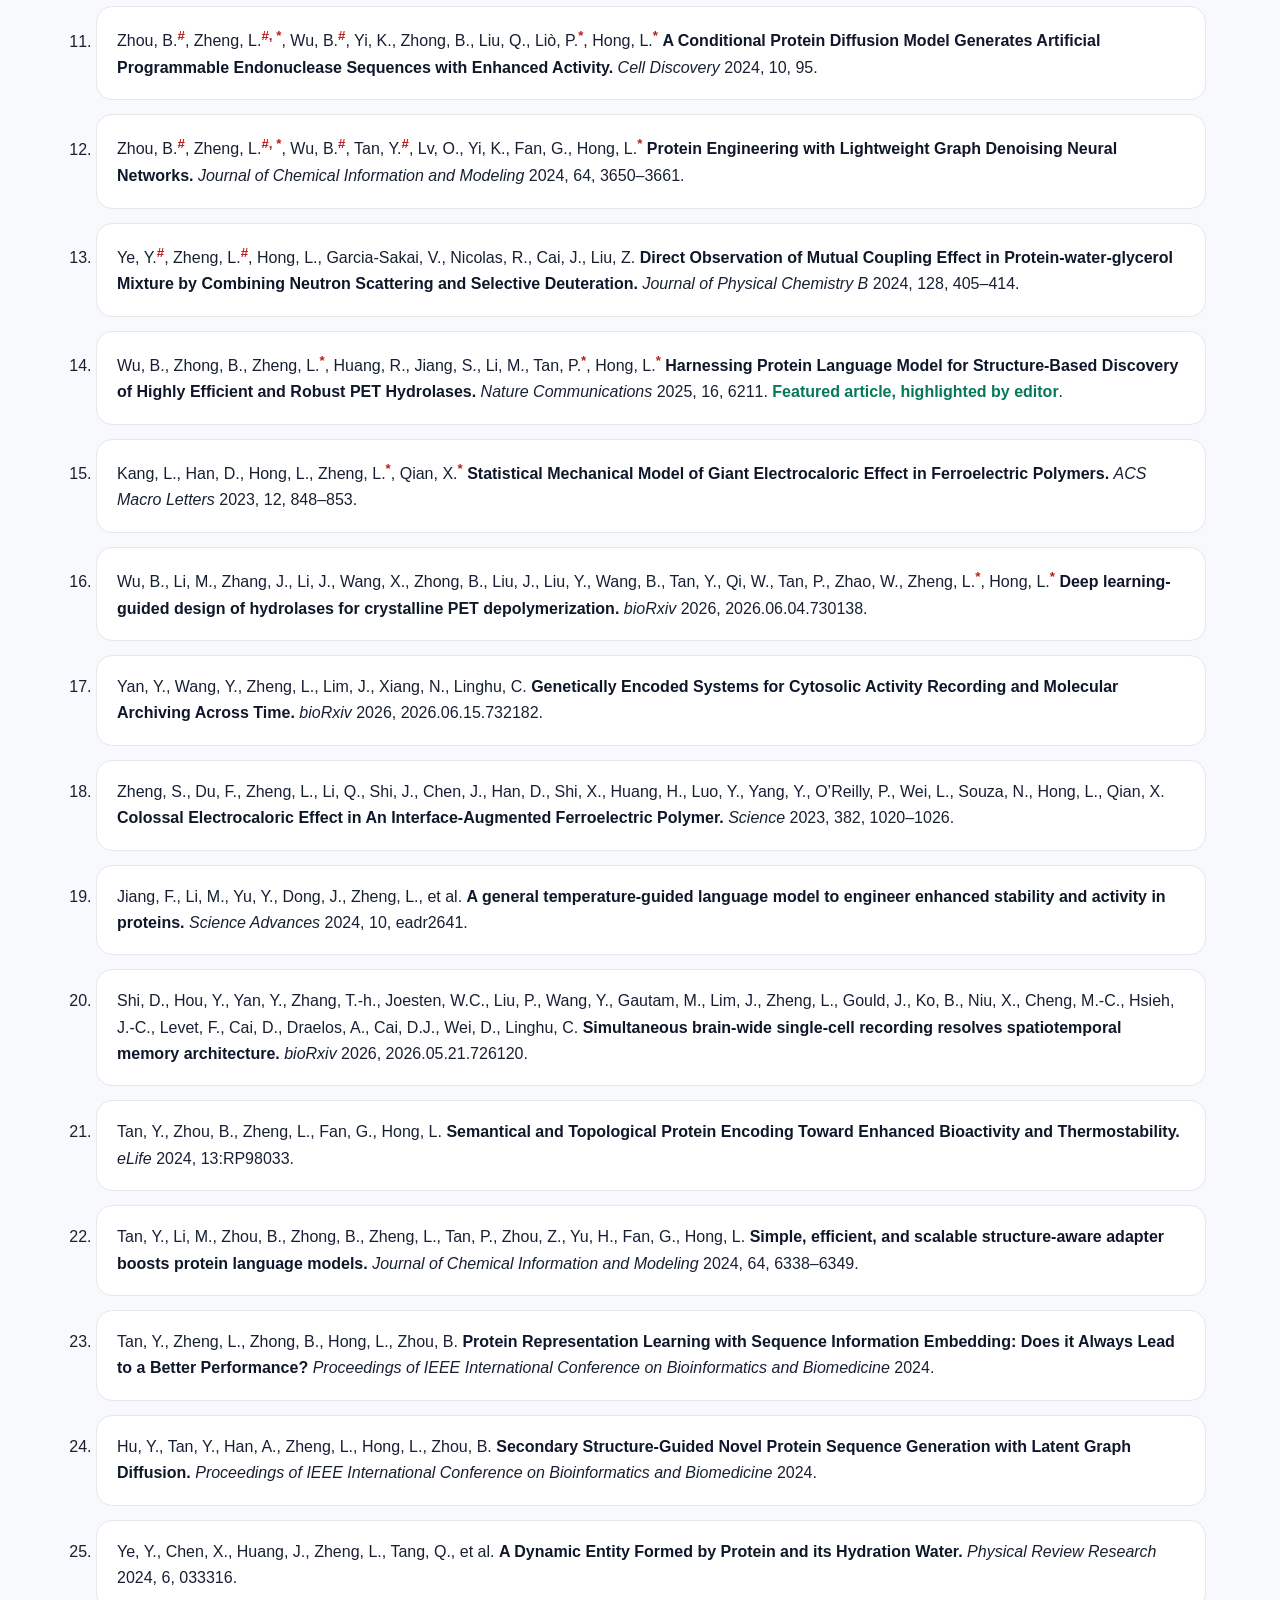
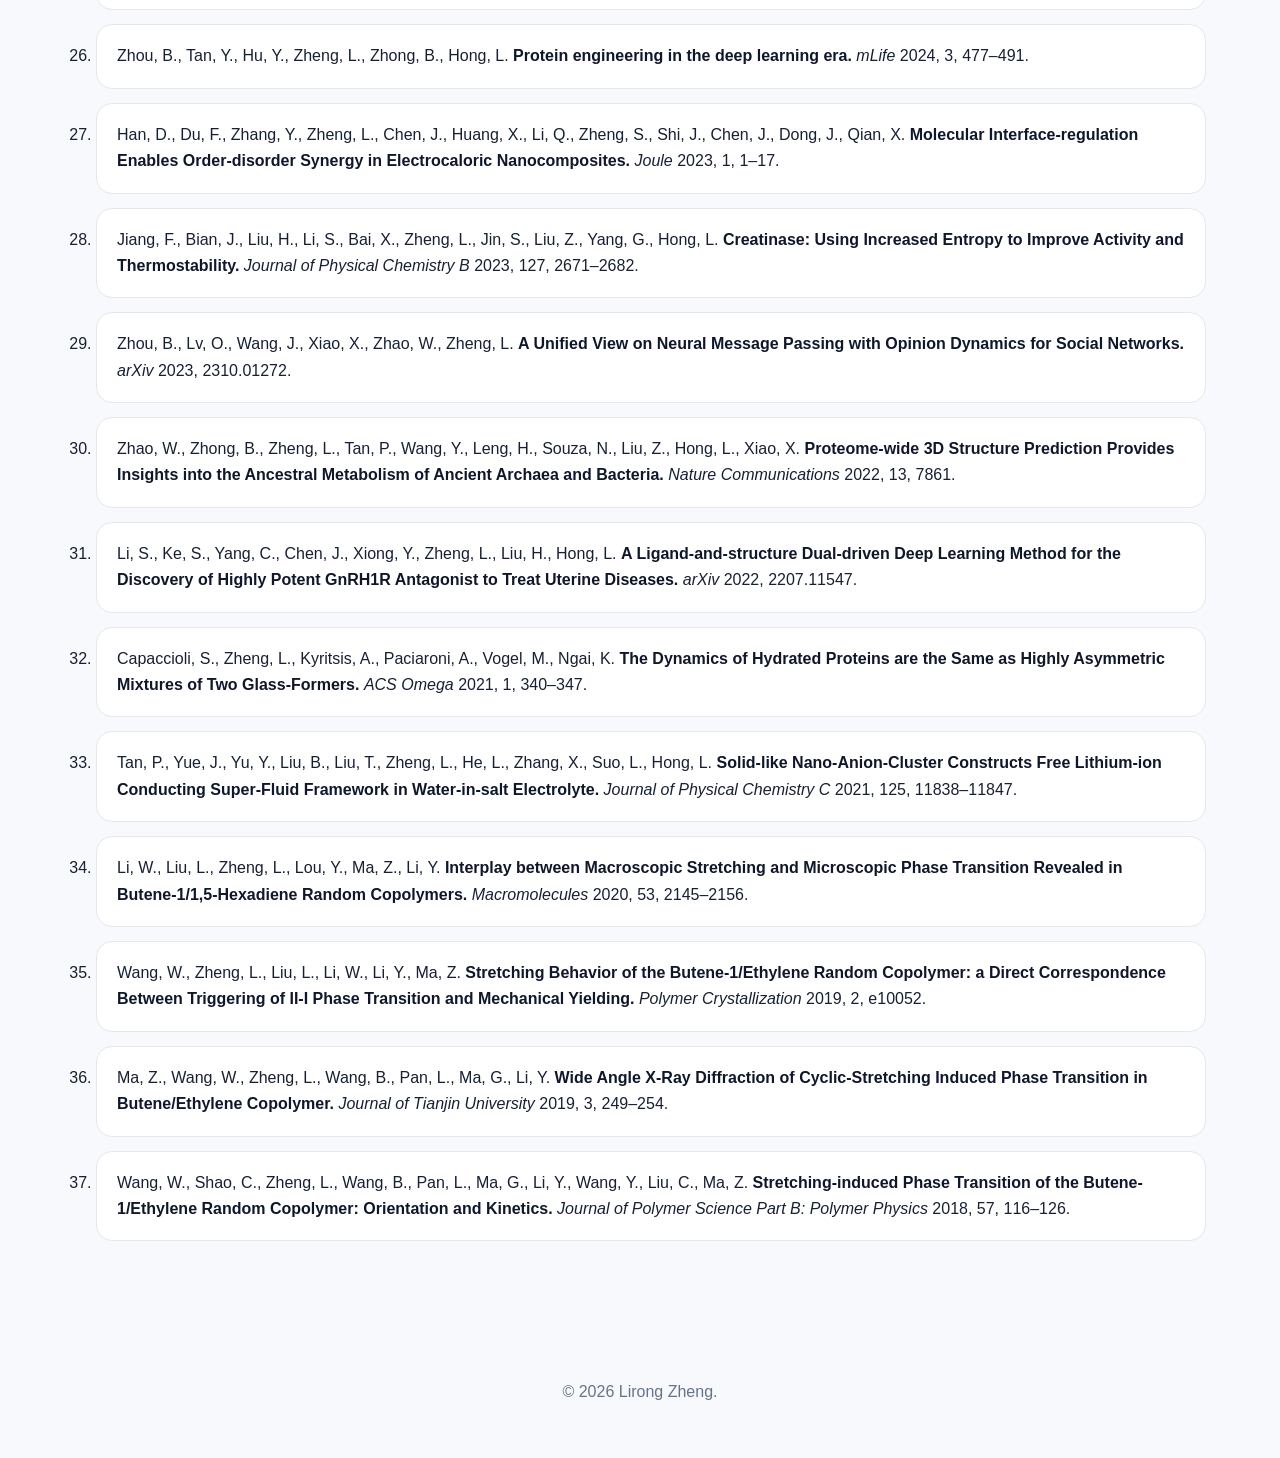
<file: publications.html>
<!DOCTYPE html>
<html lang="en">
<head>
  <meta charset="UTF-8" />
  <meta name="viewport" content="width=device-width, initial-scale=1.0" />
  <title>Publications | Lirong Zheng</title>
  <link rel="stylesheet" href="style.css" />
</head>
<body>
  <header class="sub-header">
    <nav class="nav">
      <a class="brand" href="index.html">Lirong Zheng</a>
      <div>
        <a href="research.html">Research</a>
        <a href="gallery.html">Gallery</a>
        <a href="publications.html">Publications</a>
        <a href="patents.html">Patents</a>
        <a href="awards.html">Awards & News</a>
        <a href="teaching.html">Teaching</a>
        <a href="contact.html">Contact</a>
      </div>
    </nav>
    <div class="page-title">
      <h1>Publications</h1>
      <p><sup>#</sup> co-first author; <sup>*</sup> corresponding author</p>
    </div>
  </header>

  <main>
    <section class="section">
      <ol class="pub-list all-pubs">
        <li>Zheng, L.<sup>#</sup>, Shi, D.<sup>#</sup>, Yan, Y.<sup>#</sup>, Zhou, B., Lim, J., Hou, Y., An, B., Adhinarta, J.K., Lin, M., Ko, B., Joesten, W.C., Gautam, M., Huez, E.D.M., Kim, E.C., Klyder, E.G., Chang, B., Pitchiaya, S., Roberts, M.T., Cai, D.J., Boyden, E.S., Wei, D., Liò, P., Linghu, C.<sup>*</sup> <strong>Scalable and Multiplexed Recorders of Gene Regulation Dynamics Across Weeks.</strong> <em>Nature</em> 2026, 652, 1038–1048.</li>
<li>Qian, X.<sup>#</sup>, Han, D.<sup>#</sup>, Zheng, L.<sup>#</sup>, Chen, J.<sup>#</sup>, Tyagi, M., Li, Q., Du, F., Zheng, S., Huang, X., Zhang, S., Shi, J., Huang, H., Shi, X., Chen, J., Chen, L., Hong, L.<sup>*</sup>, Zhang, Q.M. <strong>High-entropy Polymer Produce a Giant Electrocaloric Effect at Low Fields.</strong> <em>Nature</em> 2021, 600, 664–669. <span class="note">1% highly cited paper</span>.</li>
<li>Zheng, L.<sup>#</sup>, Zhou, B.<sup>#</sup>, Yang, Y.<sup>#</sup>, Zan, B.<sup>#</sup>, Zhong, B., Wu, B., Feng, Y., Liu, Q., Hong, L. <strong>Mn<sup>2+</sup>-Induced Structural Flexibility Enhances the Entire Catalytic Cycle and the Cleavage of Mismatches in Prokaryotic Argonaute Proteins.</strong> <em>Chemical Science</em> 2024, 15, 5612–5626.</li>
<li>Zheng, L.<sup>#</sup>, Zhou, B.<sup>#</sup>, Wu, B.<sup>#</sup>, Huang, J., Tyagi, M., Sakai, V., Yamada, T., O’Neill, H., Zhang, Q., Hong, L.<sup>*</sup> <strong>Decoupling of the Onset of Anharmonicity between a Protein and Its Surface Water around 200 K.</strong> <em>eLife</em> 2024, 13:RP95665.</li>
<li>Zheng, L.<sup>#</sup>, Lu, H.<sup>#</sup>, Zan, B.<sup>#</sup>, Liu, H., Li, S., Huang, J., Liu, Y., Jiang, F., Liu, Q., Feng, Y., Hong, L. <strong>Loosely-packed Dynamical Structure with Partially-melted Surface Being the Key for Thermophilic Argonaute Proteins Achieving High DNA-cleavage Activity.</strong> <em>Nucleic Acids Research</em> 2022, 50, 7529–7544.</li>
<li>Zheng, L.<sup>#</sup>, Liu, Z.<sup>#</sup>, Zhang, Q.<sup>#</sup>, Huang, J., Zhang, L., Yang, C., Tan, P., Zan, B., Li, S., Jiang, F., Tyagi, M., Sakai, V., Yamada, T., Zuo, T., Chen, H., Cheng, H., Zhuang, W., Hong, L. <strong>Universal Dynamical Onset in Water at Distinct Material Interfaces.</strong> <em>Chemical Science</em> 2022, 13, 4341–4351.</li>
<li>Zheng, L., Liu, L., Shao, C., Wang, W., Wang, B., Pan, L., Li, Y., Ma, Z. <strong>Phase Transition from Tetragonal Form II to Hexagonal Form I of Butene-1/4-Methyl-1-pentene Random Copolymers: Molecular Factor versus Stretching Stimuli.</strong> <em>Macromolecules</em> 2019, 52, 1188–1199.</li>
<li>Zheng, L., Fernandez-Ballester, L., Peters, G.W.M., Ma, Z. <strong>Concomitant Crystallization in Propylene/Ethylene Random Copolymer with Strong Flow at Elevated Temperatures.</strong> <em>Industrial & Engineering Chemistry Research</em> 2018, 57, 6870–6877.</li>
<li>Zheng, L., Hong, L. <strong>Combining Neutron Scattering, Deuteration Technique, and Molecular Dynamics Simulations to Study Dynamics of Protein and Its Surface Water Molecules.</strong> <em>Chinese Journal of Polymer Science</em> 2019, 37, 1083–1091.</li>
<li>Zheng, L., Li, W., Ma, Z., Sheng, J. <strong>Influence of Co-unit and Stretching on Phase Transition in Polybutene Random Copolymers.</strong> <em>Polymer Materials Science and Engineering</em> 2021, 37, 33–37.</li>
<li>Zhou, B.<sup>#</sup>, Zheng, L.<sup>#, *</sup>, Wu, B.<sup>#</sup>, Yi, K., Zhong, B., Liu, Q., Liò, P.<sup>*</sup>, Hong, L.<sup>*</sup> <strong>A Conditional Protein Diffusion Model Generates Artificial Programmable Endonuclease Sequences with Enhanced Activity.</strong> <em>Cell Discovery</em> 2024, 10, 95.</li>
<li>Zhou, B.<sup>#</sup>, Zheng, L.<sup>#, *</sup>, Wu, B.<sup>#</sup>, Tan, Y.<sup>#</sup>, Lv, O., Yi, K., Fan, G., Hong, L.<sup>*</sup> <strong>Protein Engineering with Lightweight Graph Denoising Neural Networks.</strong> <em>Journal of Chemical Information and Modeling</em> 2024, 64, 3650–3661.</li>
<li>Ye, Y.<sup>#</sup>, Zheng, L.<sup>#</sup>, Hong, L., Garcia-Sakai, V., Nicolas, R., Cai, J., Liu, Z. <strong>Direct Observation of Mutual Coupling Effect in Protein-water-glycerol Mixture by Combining Neutron Scattering and Selective Deuteration.</strong> <em>Journal of Physical Chemistry B</em> 2024, 128, 405–414.</li>
<li>Wu, B., Zhong, B., Zheng, L.<sup>*</sup>, Huang, R., Jiang, S., Li, M., Tan, P.<sup>*</sup>, Hong, L.<sup>*</sup> <strong>Harnessing Protein Language Model for Structure-Based Discovery of Highly Efficient and Robust PET Hydrolases.</strong> <em>Nature Communications</em> 2025, 16, 6211. <span class="note">Featured article, highlighted by editor</span>.</li>
<li>Kang, L., Han, D., Hong, L., Zheng, L.<sup>*</sup>, Qian, X.<sup>*</sup> <strong>Statistical Mechanical Model of Giant Electrocaloric Effect in Ferroelectric Polymers.</strong> <em>ACS Macro Letters</em> 2023, 12, 848–853.</li>
<li>Wu, B., Li, M., Zhang, J., Li, J., Wang, X., Zhong, B., Liu, J., Liu, Y., Wang, B., Tan, Y., Qi, W., Tan, P., Zhao, W., Zheng, L.<sup>*</sup>, Hong, L.<sup>*</sup> <strong>Deep learning-guided design of hydrolases for crystalline PET depolymerization.</strong> <em>bioRxiv</em> 2026, 2026.06.04.730138.</li>
<li>Yan, Y., Wang, Y., Zheng, L., Lim, J., Xiang, N., Linghu, C. <strong>Genetically Encoded Systems for Cytosolic Activity Recording and Molecular Archiving Across Time.</strong> <em>bioRxiv</em> 2026, 2026.06.15.732182.</li>
<li>Zheng, S., Du, F., Zheng, L., Li, Q., Shi, J., Chen, J., Han, D., Shi, X., Huang, H., Luo, Y., Yang, Y., O’Reilly, P., Wei, L., Souza, N., Hong, L., Qian, X. <strong>Colossal Electrocaloric Effect in An Interface-Augmented Ferroelectric Polymer.</strong> <em>Science</em> 2023, 382, 1020–1026.</li>
<li>Jiang, F., Li, M., Yu, Y., Dong, J., Zheng, L., et al. <strong>A general temperature-guided language model to engineer enhanced stability and activity in proteins.</strong> <em>Science Advances</em> 2024, 10, eadr2641.</li>
<li>Shi, D., Hou, Y., Yan, Y., Zhang, T.-h., Joesten, W.C., Liu, P., Wang, Y., Gautam, M., Lim, J., Zheng, L., Gould, J., Ko, B., Niu, X., Cheng, M.-C., Hsieh, J.-C., Levet, F., Cai, D., Draelos, A., Cai, D.J., Wei, D., Linghu, C. <strong>Simultaneous brain-wide single-cell recording resolves spatiotemporal memory architecture.</strong> <em>bioRxiv</em> 2026, 2026.05.21.726120.</li>
<li>Tan, Y., Zhou, B., Zheng, L., Fan, G., Hong, L. <strong>Semantical and Topological Protein Encoding Toward Enhanced Bioactivity and Thermostability.</strong> <em>eLife</em> 2024, 13:RP98033.</li>
<li>Tan, Y., Li, M., Zhou, B., Zhong, B., Zheng, L., Tan, P., Zhou, Z., Yu, H., Fan, G., Hong, L. <strong>Simple, efficient, and scalable structure-aware adapter boosts protein language models.</strong> <em>Journal of Chemical Information and Modeling</em> 2024, 64, 6338–6349.</li>
<li>Tan, Y., Zheng, L., Zhong, B., Hong, L., Zhou, B. <strong>Protein Representation Learning with Sequence Information Embedding: Does it Always Lead to a Better Performance?</strong> <em>Proceedings of IEEE International Conference on Bioinformatics and Biomedicine</em> 2024.</li>
<li>Hu, Y., Tan, Y., Han, A., Zheng, L., Hong, L., Zhou, B. <strong>Secondary Structure-Guided Novel Protein Sequence Generation with Latent Graph Diffusion.</strong> <em>Proceedings of IEEE International Conference on Bioinformatics and Biomedicine</em> 2024.</li>
<li>Ye, Y., Chen, X., Huang, J., Zheng, L., Tang, Q., et al. <strong>A Dynamic Entity Formed by Protein and its Hydration Water.</strong> <em>Physical Review Research</em> 2024, 6, 033316.</li>
<li>Zhou, B., Tan, Y., Hu, Y., Zheng, L., Zhong, B., Hong, L. <strong>Protein engineering in the deep learning era.</strong> <em>mLife</em> 2024, 3, 477–491.</li>
<li>Han, D., Du, F., Zhang, Y., Zheng, L., Chen, J., Huang, X., Li, Q., Zheng, S., Shi, J., Chen, J., Dong, J., Qian, X. <strong>Molecular Interface-regulation Enables Order-disorder Synergy in Electrocaloric Nanocomposites.</strong> <em>Joule</em> 2023, 1, 1–17.</li>
<li>Jiang, F., Bian, J., Liu, H., Li, S., Bai, X., Zheng, L., Jin, S., Liu, Z., Yang, G., Hong, L. <strong>Creatinase: Using Increased Entropy to Improve Activity and Thermostability.</strong> <em>Journal of Physical Chemistry B</em> 2023, 127, 2671–2682.</li>
<li>Zhou, B., Lv, O., Wang, J., Xiao, X., Zhao, W., Zheng, L. <strong>A Unified View on Neural Message Passing with Opinion Dynamics for Social Networks.</strong> <em>arXiv</em> 2023, 2310.01272.</li>
<li>Zhao, W., Zhong, B., Zheng, L., Tan, P., Wang, Y., Leng, H., Souza, N., Liu, Z., Hong, L., Xiao, X. <strong>Proteome-wide 3D Structure Prediction Provides Insights into the Ancestral Metabolism of Ancient Archaea and Bacteria.</strong> <em>Nature Communications</em> 2022, 13, 7861.</li>
<li>Li, S., Ke, S., Yang, C., Chen, J., Xiong, Y., Zheng, L., Liu, H., Hong, L. <strong>A Ligand-and-structure Dual-driven Deep Learning Method for the Discovery of Highly Potent GnRH1R Antagonist to Treat Uterine Diseases.</strong> <em>arXiv</em> 2022, 2207.11547.</li>
<li>Capaccioli, S., Zheng, L., Kyritsis, A., Paciaroni, A., Vogel, M., Ngai, K. <strong>The Dynamics of Hydrated Proteins are the Same as Highly Asymmetric Mixtures of Two Glass-Formers.</strong> <em>ACS Omega</em> 2021, 1, 340–347.</li>
<li>Tan, P., Yue, J., Yu, Y., Liu, B., Liu, T., Zheng, L., He, L., Zhang, X., Suo, L., Hong, L. <strong>Solid-like Nano-Anion-Cluster Constructs Free Lithium-ion Conducting Super-Fluid Framework in Water-in-salt Electrolyte.</strong> <em>Journal of Physical Chemistry C</em> 2021, 125, 11838–11847.</li>
<li>Li, W., Liu, L., Zheng, L., Lou, Y., Ma, Z., Li, Y. <strong>Interplay between Macroscopic Stretching and Microscopic Phase Transition Revealed in Butene-1/1,5-Hexadiene Random Copolymers.</strong> <em>Macromolecules</em> 2020, 53, 2145–2156.</li>
<li>Wang, W., Zheng, L., Liu, L., Li, W., Li, Y., Ma, Z. <strong>Stretching Behavior of the Butene-1/Ethylene Random Copolymer: a Direct Correspondence Between Triggering of II-I Phase Transition and Mechanical Yielding.</strong> <em>Polymer Crystallization</em> 2019, 2, e10052.</li>
<li>Ma, Z., Wang, W., Zheng, L., Wang, B., Pan, L., Ma, G., Li, Y. <strong>Wide Angle X-Ray Diffraction of Cyclic-Stretching Induced Phase Transition in Butene/Ethylene Copolymer.</strong> <em>Journal of Tianjin University</em> 2019, 3, 249–254.</li>
<li>Wang, W., Shao, C., Zheng, L., Wang, B., Pan, L., Ma, G., Li, Y., Wang, Y., Liu, C., Ma, Z. <strong>Stretching-induced Phase Transition of the Butene-1/Ethylene Random Copolymer: Orientation and Kinetics.</strong> <em>Journal of Polymer Science Part B: Polymer Physics</em> 2018, 57, 116–126.</li>
      </ol>
    </section>
  </main>

  <footer>
    <p>© 2026 Lirong Zheng.</p>
  </footer>
</body>
</html>
</file>
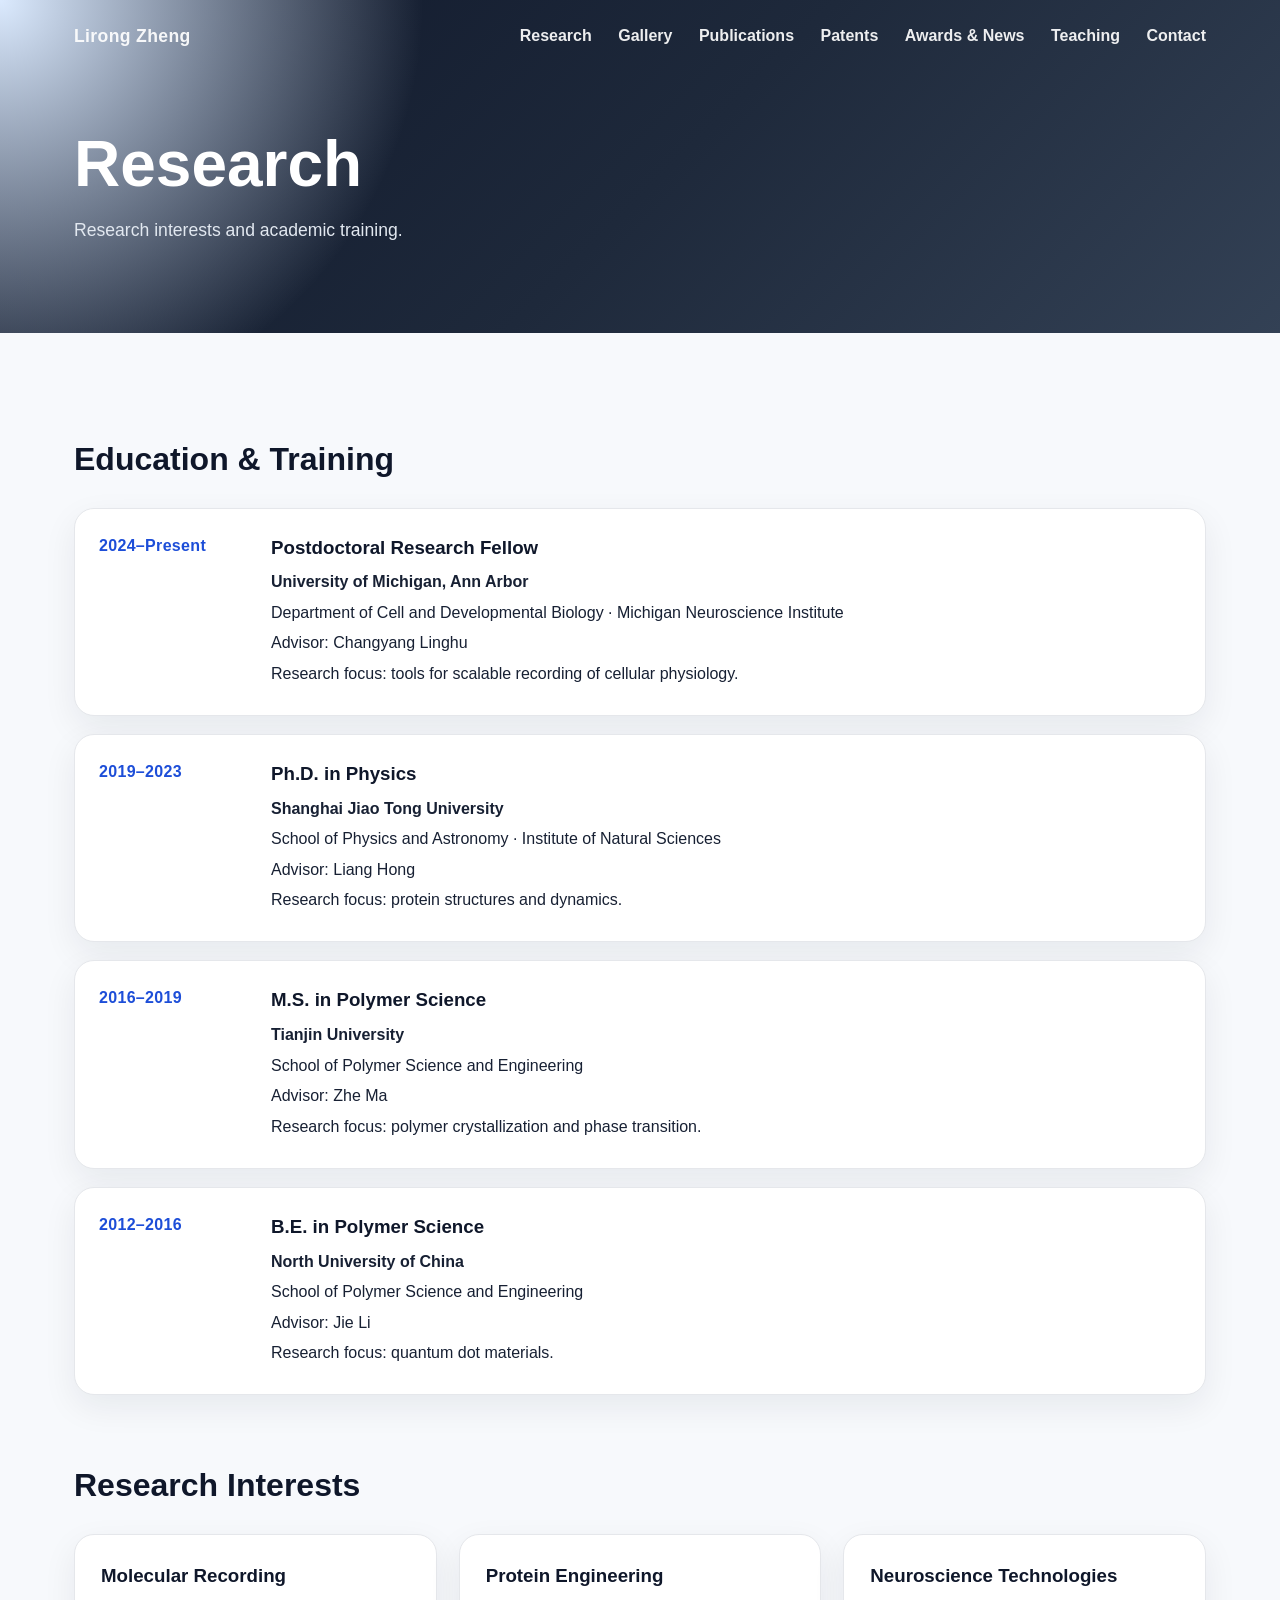
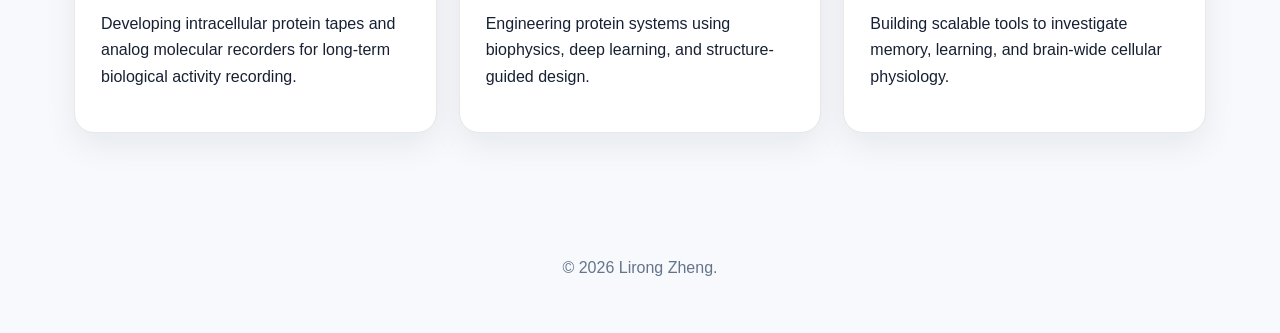
<file: research.html>
<!DOCTYPE html>
<html lang="en">
<head>
  <meta charset="UTF-8" />
  <meta name="viewport" content="width=device-width, initial-scale=1.0" />
  <title>Research | Lirong Zheng</title>
  <link rel="stylesheet" href="style.css" />
</head>
<body>
  <header class="sub-header">
    <nav class="nav">
      <a class="brand" href="index.html">Lirong Zheng</a>
      <div>
        <a href="research.html">Research</a>
        <a href="gallery.html">Gallery</a>
        <a href="publications.html">Publications</a>
        <a href="patents.html">Patents</a>
        <a href="awards.html">Awards & News</a>
        <a href="teaching.html">Teaching</a>
        <a href="contact.html">Contact</a>
      </div>
    </nav>
    <div class="page-title">
      <h1>Research</h1>
      <p>Research interests and academic training.</p>
    </div>
  </header>

  <main>
    <section id="education" class="section">
      <h2>Education & Training</h2>
      <div class="timeline">
        <div class="timeline-item">
          <div class="timeline-year">2024–Present</div>
          <div class="timeline-content">
            <h3>Postdoctoral Research Fellow</h3>
            <p><strong>University of Michigan, Ann Arbor</strong></p>
            <p>Department of Cell and Developmental Biology · Michigan Neuroscience Institute</p>
            <p>Advisor: Changyang Linghu</p>
            <p>Research focus: tools for scalable recording of cellular physiology.</p>
          </div>
        </div>

        <div class="timeline-item">
          <div class="timeline-year">2019–2023</div>
          <div class="timeline-content">
            <h3>Ph.D. in Physics</h3>
            <p><strong>Shanghai Jiao Tong University</strong></p>
            <p>School of Physics and Astronomy · Institute of Natural Sciences</p>
            <p>Advisor: Liang Hong</p>
            <p>Research focus: protein structures and dynamics.</p>
          </div>
        </div>

        <div class="timeline-item">
          <div class="timeline-year">2016–2019</div>
          <div class="timeline-content">
            <h3>M.S. in Polymer Science</h3>
            <p><strong>Tianjin University</strong></p>
            <p>School of Polymer Science and Engineering</p>
            <p>Advisor: Zhe Ma</p>
            <p>Research focus: polymer crystallization and phase transition.</p>
          </div>
        </div>

        <div class="timeline-item">
          <div class="timeline-year">2012–2016</div>
          <div class="timeline-content">
            <h3>B.E. in Polymer Science</h3>
            <p><strong>North University of China</strong></p>
            <p>School of Polymer Science and Engineering</p>
            <p>Advisor: Jie Li</p>
            <p>Research focus: quantum dot materials.</p>
          </div>
        </div>
      </div>
    </section>

<section id="research" class="section">
      <h2>Research Interests</h2>
      <div class="grid">
        <div class="card">
          <h3>Molecular Recording</h3>
          <p>Developing intracellular protein tapes and analog molecular recorders for long-term biological activity recording.</p>
        </div>
        <div class="card">
          <h3>Protein Engineering</h3>
          <p>Engineering protein systems using biophysics, deep learning, and structure-guided design.</p>
        </div>
        <div class="card">
          <h3>Neuroscience Technologies</h3>
          <p>Building scalable tools to investigate memory, learning, and brain-wide cellular physiology.</p>
        </div>
      </div>
    </section>
  </main>

  <footer>
    <p>© 2026 Lirong Zheng.</p>
  </footer>
</body>
</html>
</file>
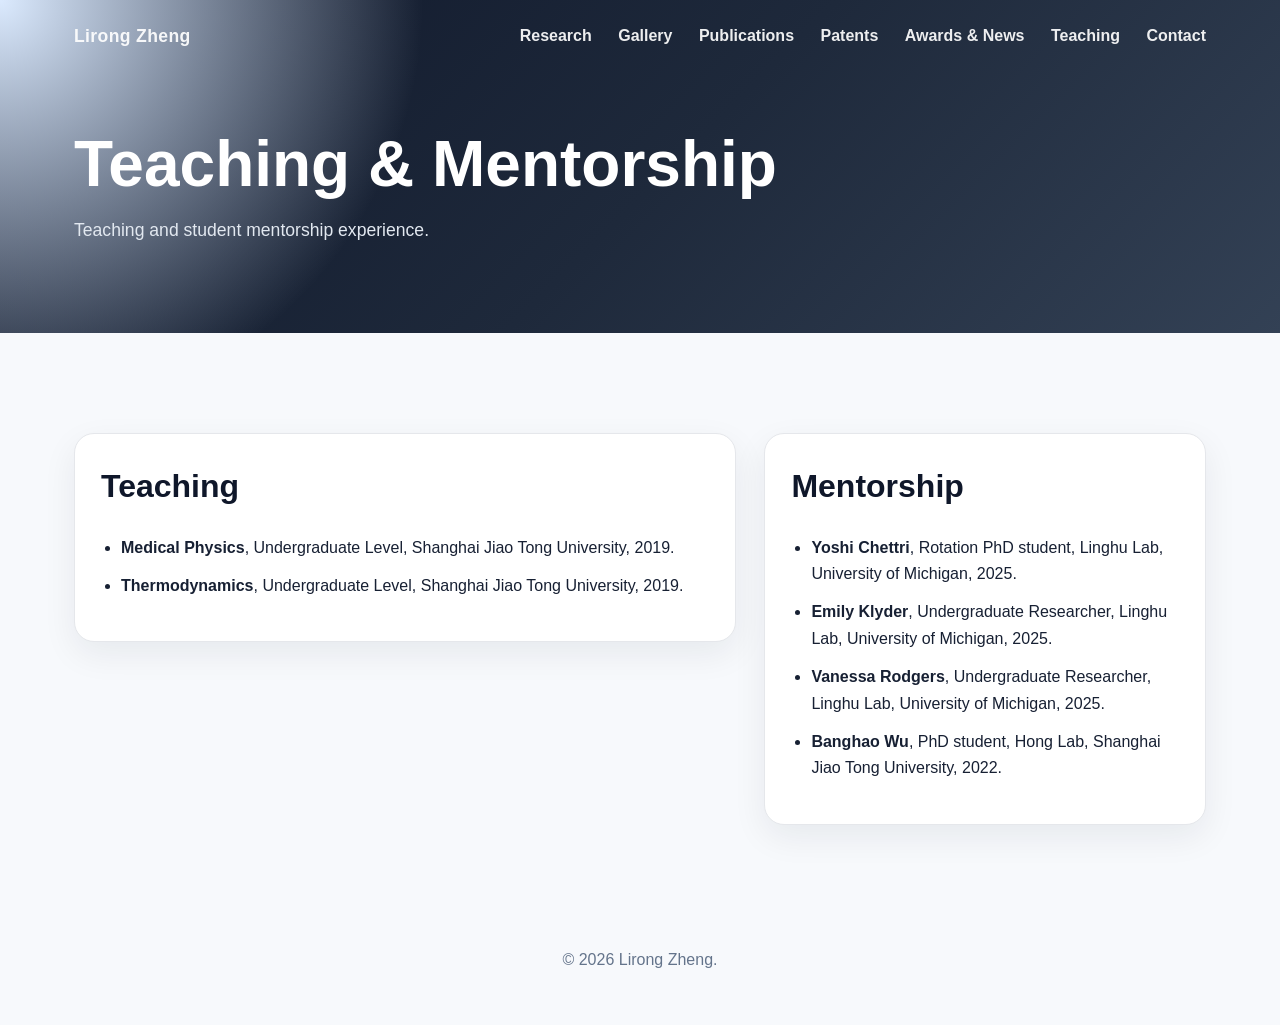
<file: teaching.html>
<!DOCTYPE html>
<html lang="en">
<head>
  <meta charset="UTF-8" />
  <meta name="viewport" content="width=device-width, initial-scale=1.0" />
  <title>Teaching & Mentorship | Lirong Zheng</title>
  <link rel="stylesheet" href="style.css" />
</head>
<body>
  <header class="sub-header">
    <nav class="nav">
      <a class="brand" href="index.html">Lirong Zheng</a>
      <div>
        <a href="research.html">Research</a>
        <a href="gallery.html">Gallery</a>
        <a href="publications.html">Publications</a>
        <a href="patents.html">Patents</a>
        <a href="awards.html">Awards & News</a>
        <a href="teaching.html">Teaching</a>
        <a href="contact.html">Contact</a>
      </div>
    </nav>
    <div class="page-title">
      <h1>Teaching & Mentorship</h1>
      <p>Teaching and student mentorship experience.</p>
    </div>
  </header>

  <main>
    <section id="teaching" class="section two-col">
      <div class="card">
        <h2>Teaching</h2>
        <ul class="clean-list">
          <li><strong>Medical Physics</strong>, Undergraduate Level, Shanghai Jiao Tong University, 2019.</li>
          <li><strong>Thermodynamics</strong>, Undergraduate Level, Shanghai Jiao Tong University, 2019.</li>
        </ul>
      </div>

      <div class="card">
        <h2>Mentorship</h2>
        <ul class="clean-list">
          <li><strong>Yoshi Chettri</strong>, Rotation PhD student, Linghu Lab, University of Michigan, 2025.</li>
          <li><strong>Emily Klyder</strong>, Undergraduate Researcher, Linghu Lab, University of Michigan, 2025.</li>
          <li><strong>Vanessa Rodgers</strong>, Undergraduate Researcher, Linghu Lab, University of Michigan, 2025.</li>
          <li><strong>Banghao Wu</strong>, PhD student, Hong Lab, Shanghai Jiao Tong University, 2022.</li>
        </ul>
      </div>
    </section>
  </main>

  <footer>
    <p>© 2026 Lirong Zheng.</p>
  </footer>
</body>
</html>
</file>
<file: style.css>
* {
  box-sizing: border-box;
}

body {
  margin: 0;
  font-family: Inter, -apple-system, BlinkMacSystemFont, "Segoe UI", Arial, sans-serif;
  color: #172033;
  background: #f7f9fc;
  line-height: 1.65;
}

a {
  color: #1d4ed8;
  text-decoration: none;
}

a:hover {
  text-decoration: underline;
}

.site-header,
.sub-header {
  background: radial-gradient(circle at top left, #dbeafe, transparent 32%),
              linear-gradient(135deg, #0f172a, #1e293b 52%, #334155);
  color: white;
}

.nav {
  max-width: 1180px;
  margin: 0 auto;
  padding: 22px 24px;
  display: flex;
  align-items: center;
  justify-content: space-between;
}

.nav a {
  color: white;
  margin-left: 22px;
  font-weight: 600;
  opacity: 0.92;
}

.nav .brand {
  margin-left: 0;
  font-size: 1.1rem;
  letter-spacing: 0.02em;
}

.hero {
  max-width: 1180px;
  margin: 0 auto;
  padding: 70px 24px 90px;
  display: grid;
  grid-template-columns: 1.45fr 0.75fr;
  gap: 56px;
  align-items: center;
}

.eyebrow {
  color: #bfdbfe;
  font-weight: 700;
  text-transform: uppercase;
  letter-spacing: 0.08em;
  font-size: 0.85rem;
}

.hero h1,
.page-title h1 {
  font-size: clamp(2.4rem, 5vw, 4.8rem);
  line-height: 1.05;
  margin: 8px 0 18px;
}

.lead {
  font-size: 1.35rem;
  color: #e5e7eb;
}

.hero-text p {
  max-width: 760px;
  color: #e2e8f0;
}

.cta {
  margin-top: 34px;
}

.cta a {
  display: inline-block;
  margin: 0 10px 10px 0;
  padding: 12px 18px;
  border-radius: 999px;
  background: white;
  color: #0f172a;
  font-weight: 700;
}

.portrait-wrap {
  display: flex;
  justify-content: center;
}

.portrait {
  width: min(330px, 82vw);
  aspect-ratio: 1 / 1.15;
  object-fit: cover;
  object-position: center top;
  border-radius: 28px;
  border: 6px solid rgba(255,255,255,0.22);
  box-shadow: 0 30px 80px rgba(0,0,0,0.35);
}

main {
  max-width: 1180px;
  margin: 0 auto;
  padding: 36px 24px 70px;
}






.section {
  padding: 64px 0 0;
}

.section h2 {
  font-size: 2rem;
  margin: 0 0 22px;
  color: #0f172a;
}

.two-col {
  display: grid;
  grid-template-columns: 1.2fr 0.8fr;
  gap: 28px;
  align-items: start;
}

.grid {
  display: grid;
  grid-template-columns: repeat(3, 1fr);
  gap: 22px;
}

.card {
  background: white;
  border: 1px solid #e5e7eb;
  padding: 26px;
  border-radius: 20px;
  box-shadow: 0 12px 34px rgba(15, 23, 42, 0.07);
}

.card h3 {
  margin-top: 0;
  color: #0f172a;
}

.pub-list {
  padding-left: 22px;
}

.pub-list li {
  background: white;
  border: 1px solid #e5e7eb;
  border-radius: 16px;
  padding: 18px 20px;
  margin-bottom: 14px;
}

.pub-list strong {
  color: #0f172a;
}

.pub-list sup,
.page-title sup {
  color: #b91c1c;
  font-weight: 800;
}

.note {
  color: #047857;
  font-weight: 700;
}

.text-link {
  font-weight: 800;
}

.clean-list {
  padding-left: 20px;
}

.clean-list li {
  margin-bottom: 12px;
}

.contact {
  background: white;
  border-radius: 24px;
  padding: 34px;
  border: 1px solid #e5e7eb;
}

.page-title {
  max-width: 1180px;
  margin: 0 auto;
  padding: 50px 24px 70px;
}

.page-title p {
  color: #e2e8f0;
  font-size: 1.1rem;
}

footer {
  text-align: center;
  color: #64748b;
  padding: 36px 24px;
}

@media (max-width: 850px) {
  .nav {
    display: block;
  }

  .nav div {
    margin-top: 12px;
  }

  .nav a {
    margin-left: 0;
    margin-right: 16px;
  }

  .hero,
  .two-col,
  .grid {
    grid-template-columns: 1fr;
  }

}


.news-grid {
  display: grid;
  grid-template-columns: 1.05fr 0.95fr;
  gap: 24px;
  align-items: start;
}

@media (max-width: 850px) {
  .news-grid {
    grid-template-columns: 1fr;
  }
}


.timeline {
  display: grid;
  gap: 18px;
}

.timeline-item {
  display: grid;
  grid-template-columns: 150px 1fr;
  gap: 22px;
  background: white;
  border: 1px solid #e5e7eb;
  border-radius: 20px;
  padding: 24px;
  box-shadow: 0 12px 34px rgba(15, 23, 42, 0.07);
}

.timeline-year {
  color: #1d4ed8;
  font-weight: 800;
  letter-spacing: 0.02em;
}

.timeline-content h3 {
  margin: 0 0 6px;
  color: #0f172a;
}

.timeline-content p {
  margin: 4px 0;
}

@media (max-width: 850px) {
  .timeline-item {
    grid-template-columns: 1fr;
  }
}


.section-intro {
  max-width: 760px;
  color: #64748b;
  margin-top: -8px;
  margin-bottom: 24px;
}

.paper-gallery {
  display: grid;
  grid-template-columns: repeat(3, 1fr);
  gap: 22px;
}

.paper-card {
  min-height: 250px;
  padding: 24px;
  border-radius: 24px;
  color: white;
  background:
    linear-gradient(135deg, rgba(15, 23, 42, 0.92), rgba(30, 64, 175, 0.82)),
    radial-gradient(circle at top right, rgba(255, 255, 255, 0.22), transparent 34%);
  box-shadow: 0 18px 44px rgba(15, 23, 42, 0.16);
  display: flex;
  flex-direction: column;
  justify-content: space-between;
}

.paper-card.highlight {
  background:
    linear-gradient(135deg, rgba(88, 28, 135, 0.94), rgba(29, 78, 216, 0.84)),
    radial-gradient(circle at top right, rgba(255, 255, 255, 0.25), transparent 34%);
}

.paper-card h3 {
  margin: 18px 0 12px;
  font-size: 1.15rem;
  line-height: 1.35;
}

.paper-card p {
  color: #e5e7eb;
  margin-bottom: 0;
}

.paper-tag {
  display: inline-block;
  width: fit-content;
  padding: 7px 11px;
  border-radius: 999px;
  background: rgba(255, 255, 255, 0.16);
  font-size: 0.82rem;
  font-weight: 800;
  letter-spacing: 0.02em;
}

@media (max-width: 1000px) {
  .paper-gallery {
    grid-template-columns: repeat(2, 1fr);
  }
}

@media (max-width: 650px) {
  .paper-gallery {
    grid-template-columns: 1fr;
  }
}


.visual-paper-gallery {
  display: grid;
  grid-template-columns: repeat(2, 1fr);
  gap: 26px;
}

.visual-paper-card {
  background: white;
  border: 1px solid #e5e7eb;
  border-radius: 24px;
  overflow: hidden;
  box-shadow: 0 18px 44px rgba(15, 23, 42, 0.12);
  transition: transform 0.2s ease, box-shadow 0.2s ease;
}

.visual-paper-card:hover {
  transform: translateY(-4px);
  box-shadow: 0 24px 60px rgba(15, 23, 42, 0.18);
}

.visual-thumb {
  height: 330px;
  background: #e5e7eb;
  overflow: hidden;
  border-bottom: 1px solid #e5e7eb;
}

.visual-thumb img {
  width: 100%;
  height: 100%;
  object-fit: cover;
  object-position: top center;
  display: block;
}

.visual-paper-body {
  padding: 22px 24px 26px;
}

.visual-paper-body h3 {
  color: #0f172a;
  margin: 14px 0 10px;
  font-size: 1.15rem;
  line-height: 1.35;
}

.visual-paper-body p {
  color: #64748b;
  margin: 0;
}

.visual-paper-body .paper-tag {
  background: #eff6ff;
  color: #1d4ed8;
  border: 1px solid #bfdbfe;
}

@media (max-width: 900px) {
  .visual-paper-gallery {
    grid-template-columns: 1fr;
  }

  .visual-thumb {
    height: 300px;
  }
}

@media (max-width: 600px) {
  .visual-thumb {
    height: 240px;
  }
}


.visual-paper-card {
  text-decoration: none;
  color: inherit;
}

.visual-paper-card:hover {
  text-decoration: none;
}

.visual-thumb {
  position: relative;
}

.paper-hover {
  position: absolute;
  inset: 0;
  background: rgba(15, 23, 42, 0.82);
  color: white;
  display: flex;
  flex-direction: column;
  justify-content: center;
  align-items: center;
  gap: 10px;
  text-align: center;
  padding: 24px;
  opacity: 0;
  transition: opacity 0.22s ease;
}

.visual-paper-card:hover .paper-hover {
  opacity: 1;
}

.paper-hover span {
  font-weight: 800;
  color: #bfdbfe;
}

.paper-hover strong {
  font-size: 1.15rem;
}

.paper-hover em {
  font-style: normal;
  font-size: 0.9rem;
  color: #e5e7eb;
}


.page-card {
  display: block;
  color: inherit;
  text-decoration: none;
}

.page-card:hover {
  text-decoration: none;
  transform: translateY(-3px);
}
</file>
